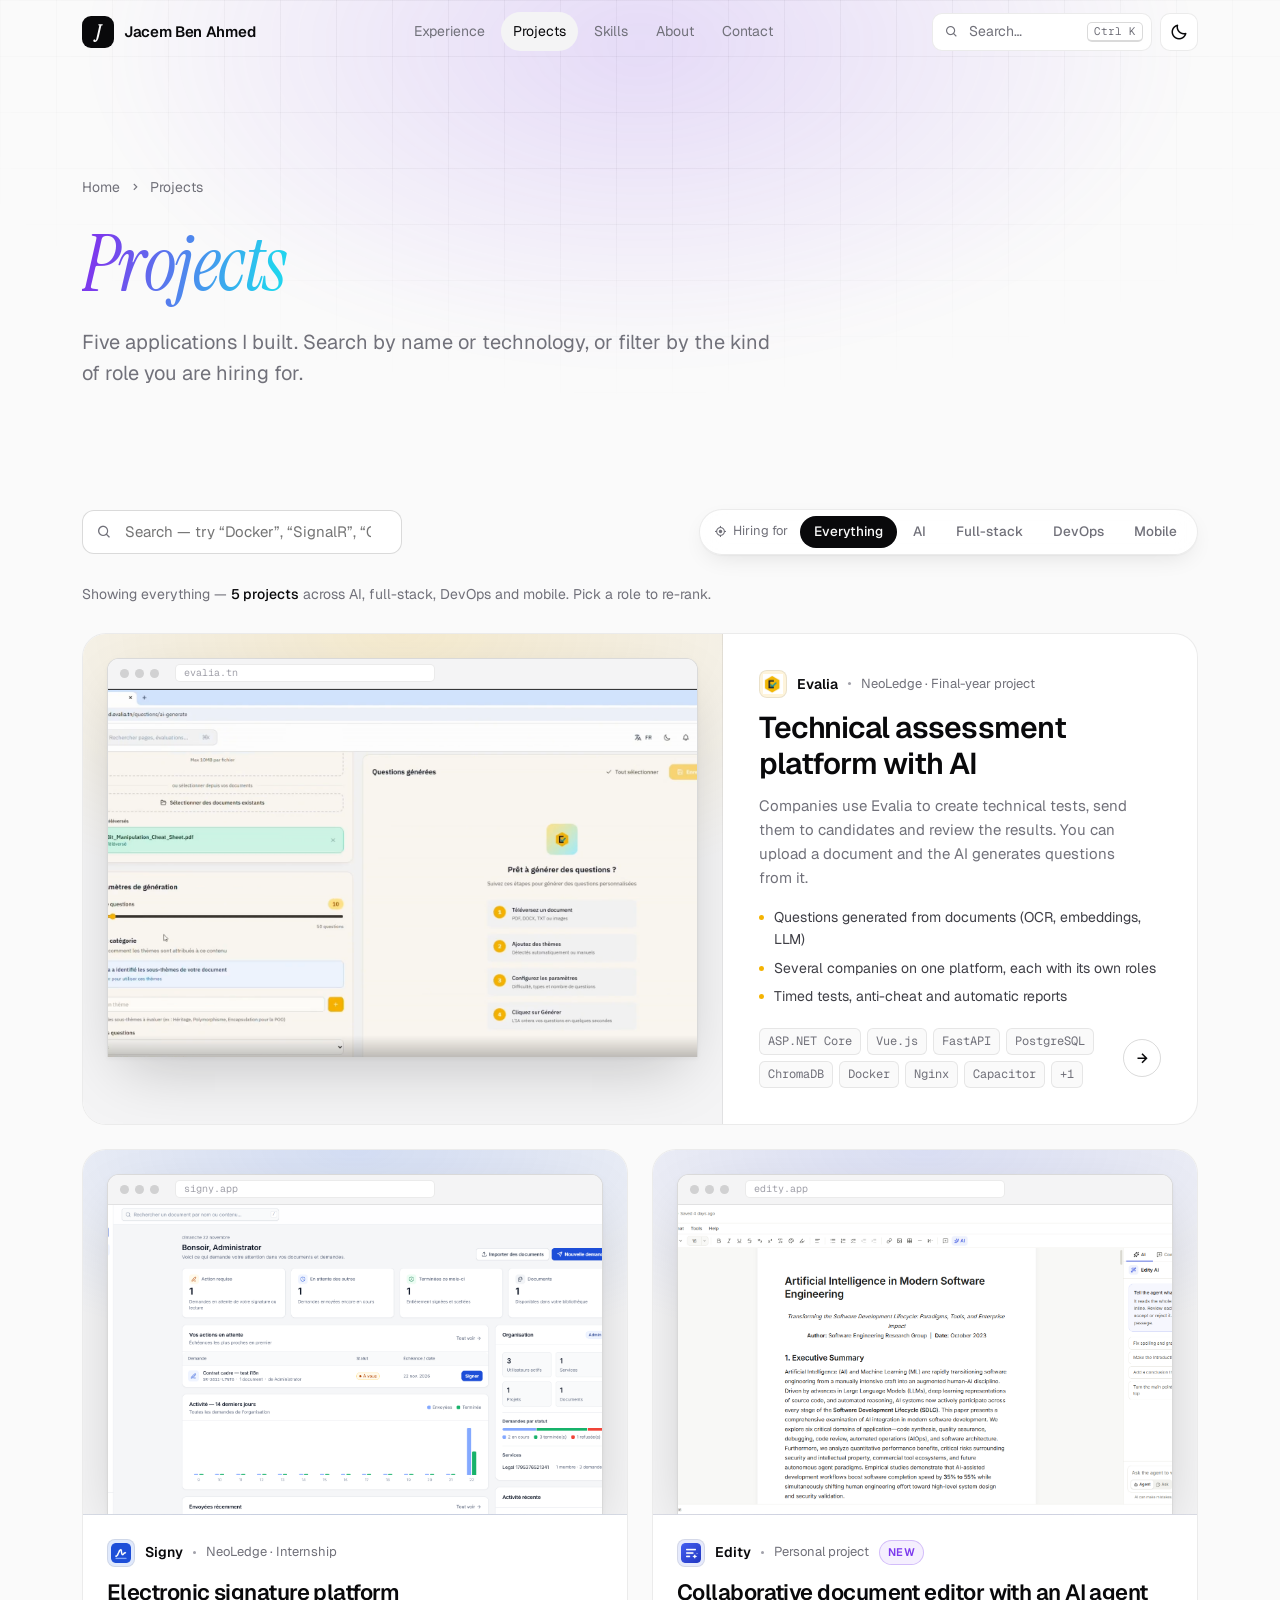
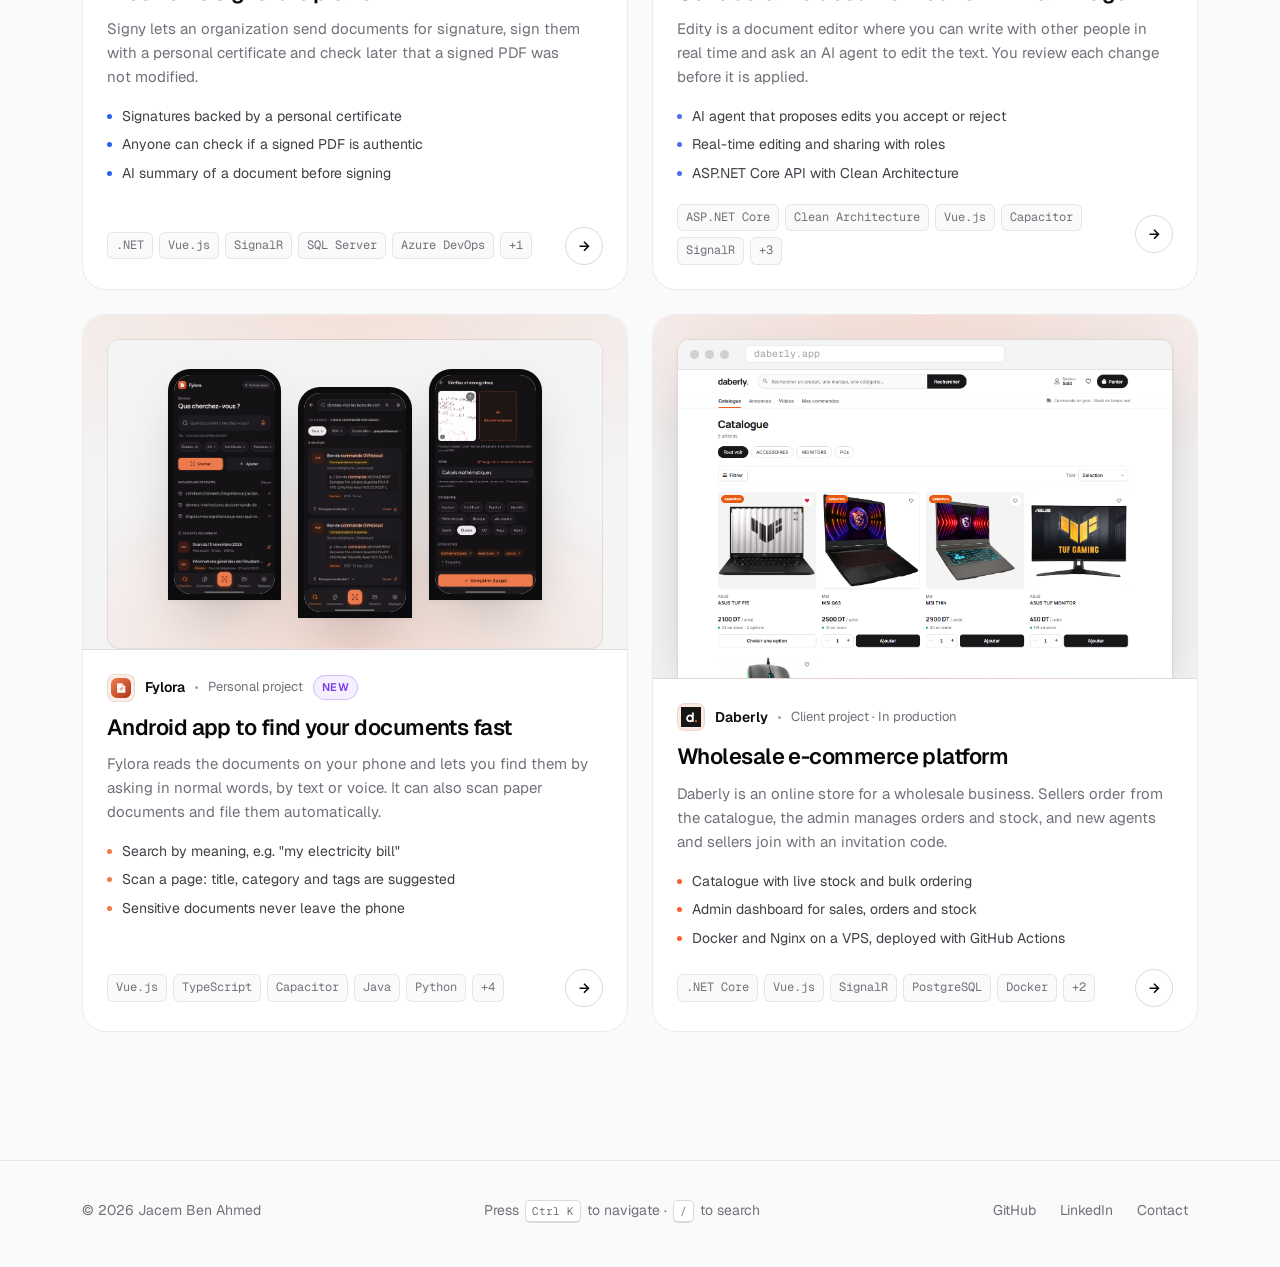
<file: projects.html>
<!DOCTYPE html>
<html lang="en">
    <head>
        <meta charset="UTF-8">
        <meta name="viewport" content="width=device-width, initial-scale=1.0">
        <title>Projects — Jacem Ben Ahmed</title>
        <meta name="description" content="Projects by Jacem Ben Ahmed: Evalia (assessments with AI), Signy (e-signature), Edity (AI document editor), Fylora (document search app) and Daberly (e-commerce).">
        <meta name="theme-color" content="#09090b">
        <link rel="icon" href="assets/img/favicon.svg" type="image/svg+xml">

        <script>
            (function () {
                var d = document.documentElement;
                d.classList.add('js');
                try {
                    var t = localStorage.getItem('portfolio-theme');
                    if (t !== 'light' && t !== 'dark') t = window.matchMedia('(prefers-color-scheme: dark)').matches ? 'dark' : 'light';
                    d.setAttribute('data-theme', t);
                    d.style.colorScheme = t;
                } catch (e) { d.setAttribute('data-theme', 'dark'); }
            }());
        </script>

        <link rel="preconnect" href="https://fonts.googleapis.com">
        <link rel="preconnect" href="https://fonts.gstatic.com" crossorigin>
        <link href="https://fonts.googleapis.com/css2?family=Geist:wght@300..700&family=Geist+Mono:wght@400;500&family=Instrument+Serif:ital@0;1&display=swap" rel="stylesheet">
        <link href="https://cdn.jsdelivr.net/npm/boxicons@2.1.4/css/boxicons.min.css" rel="stylesheet">
        <link rel="stylesheet" href="assets/css/site.css">
    </head>
    <body>
        <a class="skip-link" href="#main">Skip to content</a>
        <div class="scroll-progress" id="scroll-progress" aria-hidden="true"></div>

        <header class="topbar" id="topbar">
            <div class="wrap topbar__in">
                <a class="brand" href="index.html" aria-label="Jacem Ben Ahmed — home"><span class="brand__mark">J</span><span class="brand__name">Jacem Ben Ahmed</span></a>
                <nav class="topnav" id="topnav" aria-label="Primary">
                    <a href="index.html#experience">Experience</a>
                    <a href="index.html#work" class="is-active">Projects</a>
                    <a href="index.html#skills">Skills</a>
                    <a href="index.html#about">About</a>
                    <a href="index.html#contact">Contact</a>
                </nav>
                <div class="topbar__actions">
                    <button class="kbar-trigger" type="button" data-cmdk aria-label="Open command menu"><i class='bx bx-search'></i><span>Search…</span><kbd data-kbd-mod>Ctrl K</kbd></button>
                    <button class="icon-btn" id="theme-toggle" type="button" aria-label="Toggle theme"><i class='bx bx-moon'></i></button>
                    <button class="icon-btn topbar__menu" id="nav-toggle" type="button" aria-label="Open menu" aria-expanded="false" aria-controls="topnav"><i class='bx bx-menu'></i></button>
                </div>
            </div>
        </header>

        <main id="main" class="page">
            <section class="hero wrap" style="padding-bottom:0">
                <nav class="crumbs" aria-label="Breadcrumb"><a href="index.html">Home</a><i class='bx bx-chevron-right'></i><span>Projects</span></nav>
                <h1 class="hero__title" data-reveal><span class="serif">Projects</span></h1>
                <p class="hero__lead" data-reveal style="--d:.05s">Five applications I built. Search by name or technology, or filter by the kind of role you are hiring for.</p>
            </section>

            <section class="sec--tight wrap" id="work">
                <div class="toolbar">
                    <label class="search">
                        <i class='bx bx-search'></i>
                        <input id="project-search" type="search" placeholder="Search — try “Docker”, “SignalR”, “OCR”…" aria-label="Search projects" autocomplete="off">
                    </label>
                    <div class="lens" role="group" aria-label="Filter work by role" style="margin:0;position:static">
                        <span class="lens__label"><i class='bx bx-target-lock'></i> Hiring for</span>
                        <div class="seg" id="lens-seg"></div>
                    </div>
                </div>
                <p class="lens-note" id="lens-note" aria-live="polite" style="margin-top:0"></p>

                <div class="work-grid" id="all-grid"></div>
                <div class="empty" id="empty">No project matches that search.</div>
            </section>
        </main>

        <footer class="site-footer">
            <div class="wrap site-footer__in">
                <span>© <span id="year">2026</span> Jacem Ben Ahmed</span>
                <span>Press <kbd data-kbd-mod>Ctrl K</kbd> to navigate · <kbd>/</kbd> to search</span>
                <nav aria-label="Footer">
                    <a href="https://github.com/JacemBenAhmed" target="_blank" rel="noopener noreferrer">GitHub</a>
                    <a href="https://www.linkedin.com/in/jacem-ben-ahmed" target="_blank" rel="noopener noreferrer">LinkedIn</a>
                    <a href="index.html#contact">Contact</a>
                </nav>
            </div>
        </footer>

        <script src="assets/js/data.js"></script>
        <script src="assets/js/main.js"></script>
    </body>
</html>
</file>
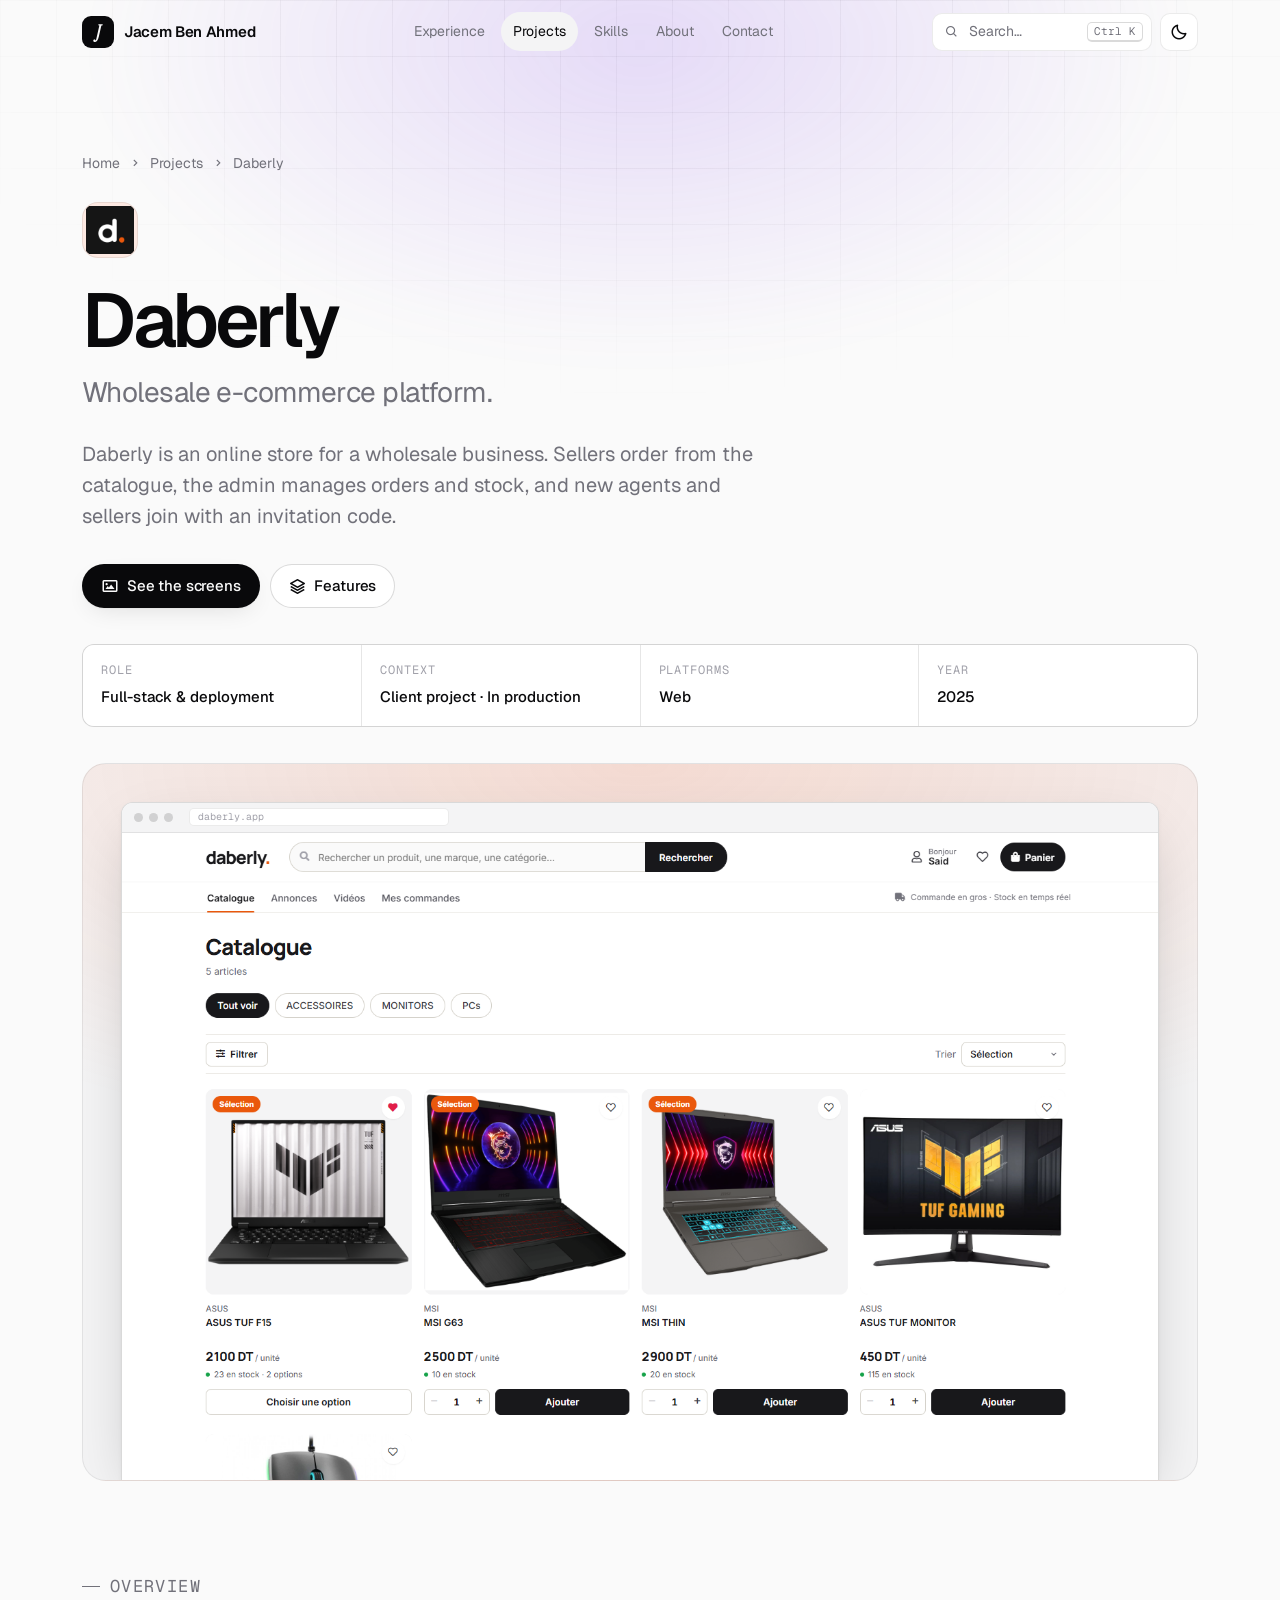
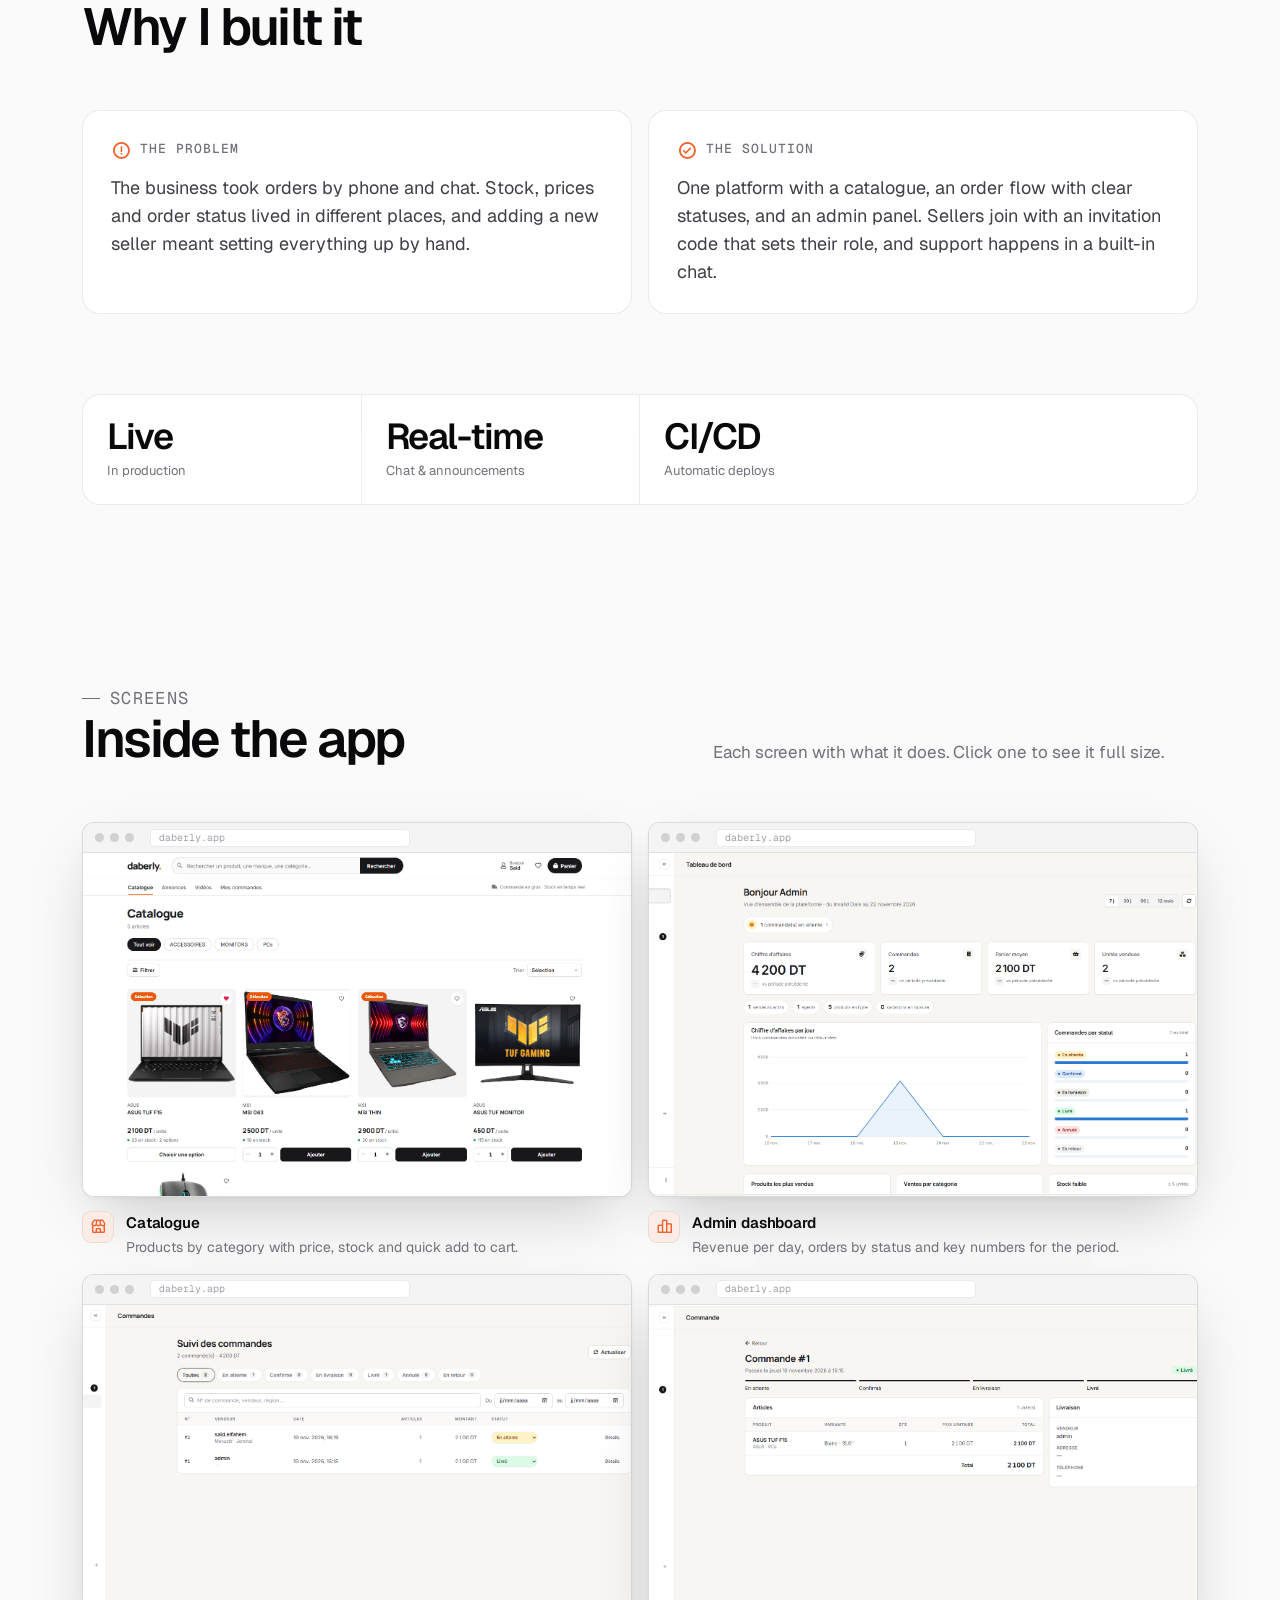
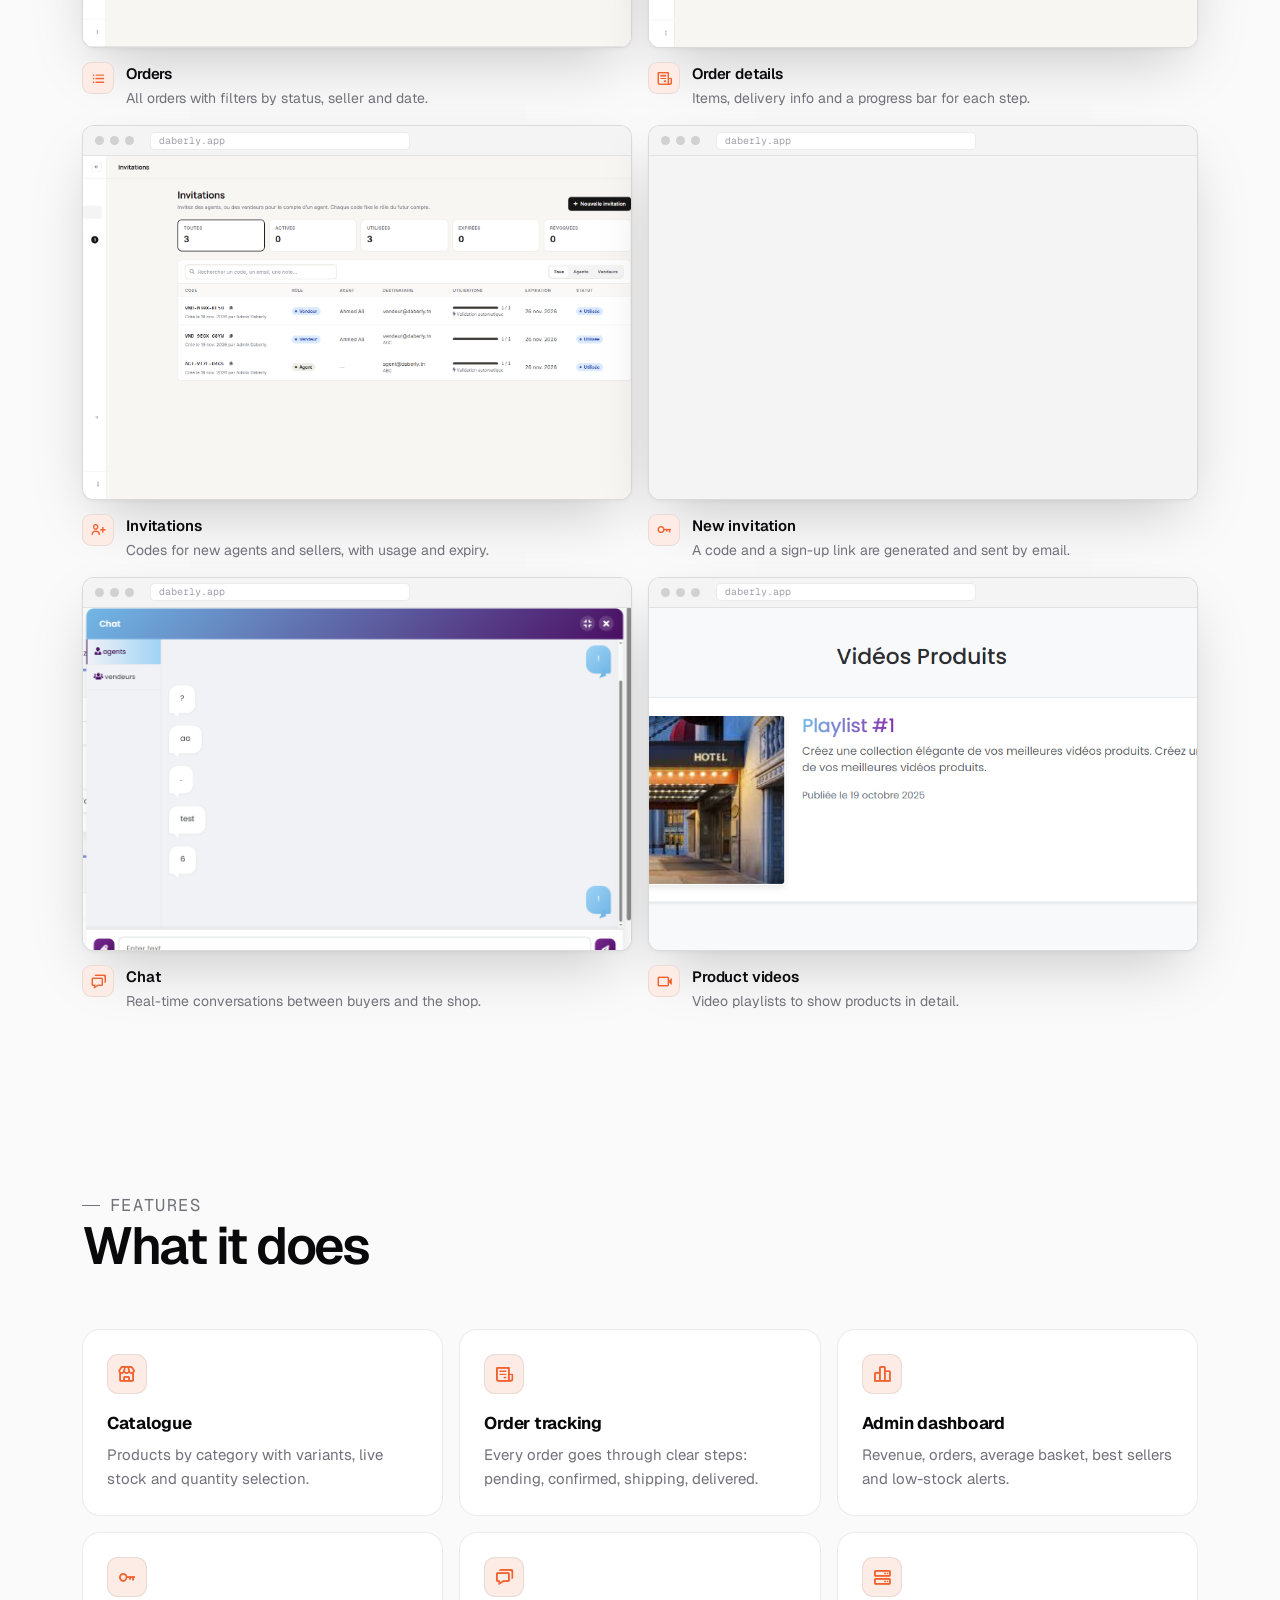
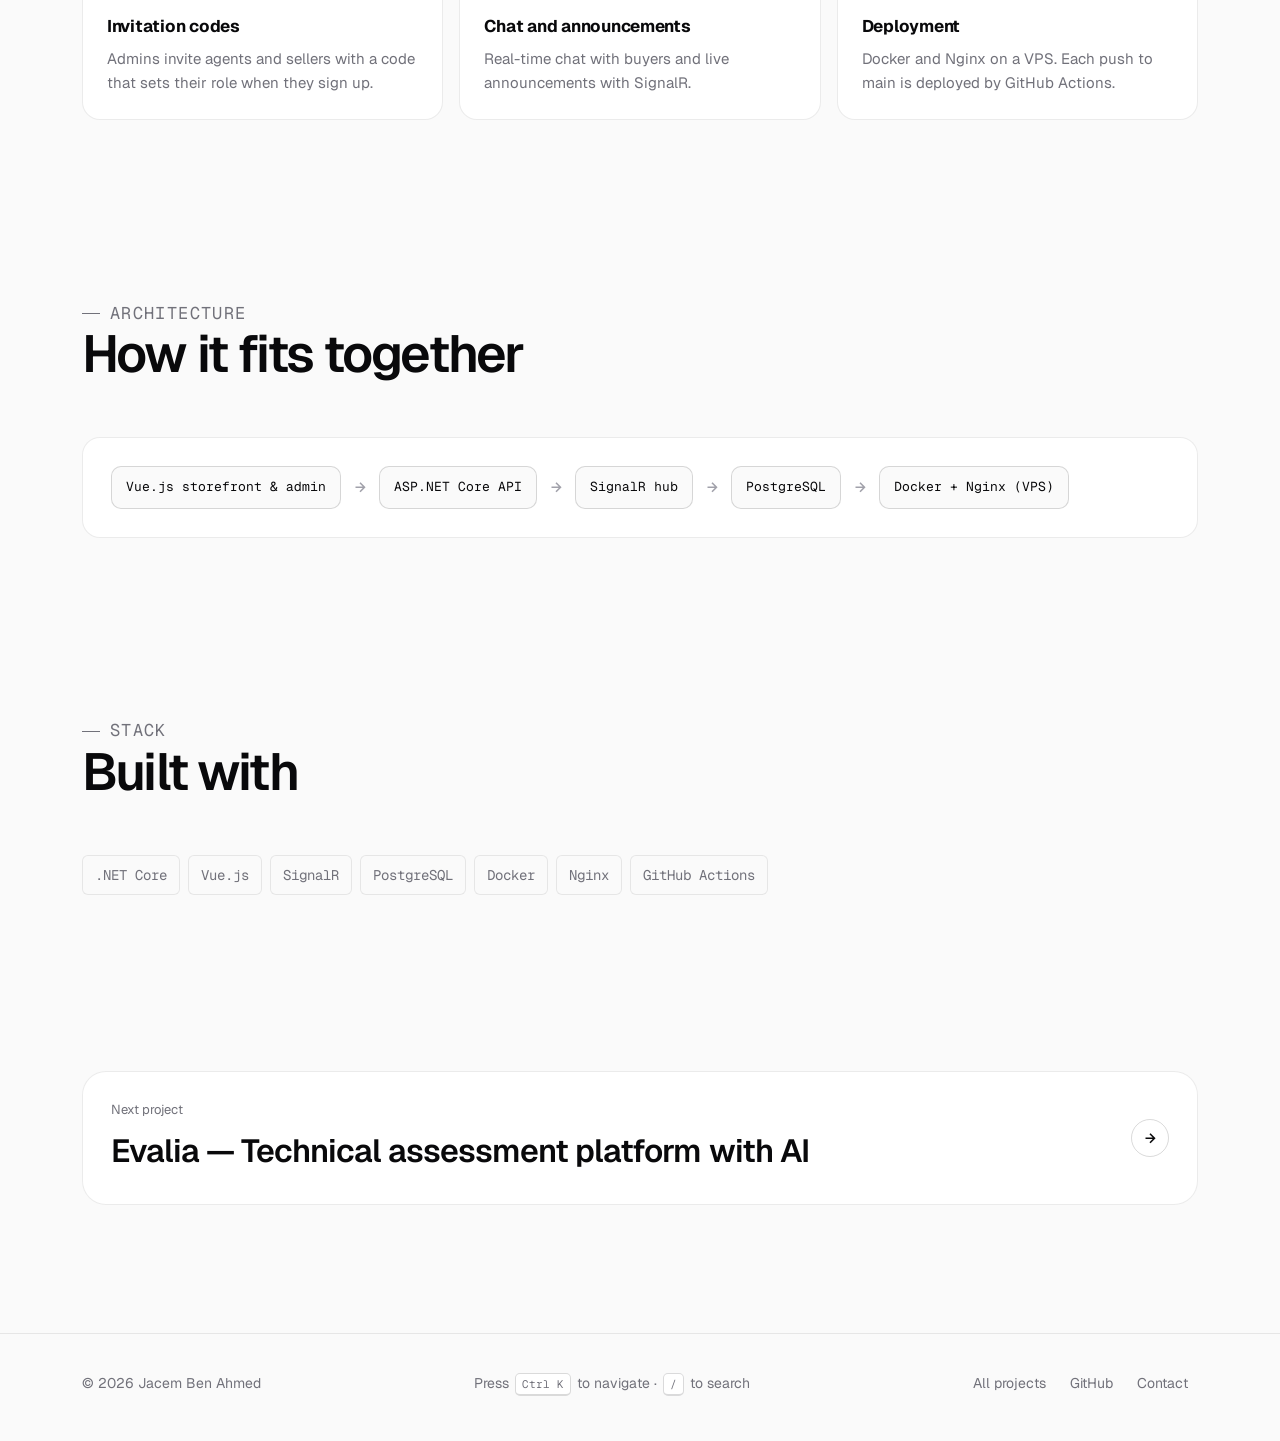
<file: projects/daberly.html>
<!DOCTYPE html>
<html lang="en">
    <head>
        <meta charset="UTF-8">
        <meta name="viewport" content="width=device-width, initial-scale=1.0">
        <title>Daberly — Wholesale e-commerce platform | Jacem Ben Ahmed</title>
        <meta name="description" content="Daberly: a wholesale e-commerce platform in production, with a catalogue, order tracking, an admin dashboard, invitation codes and real-time chat. Built with .NET, Vue.js, SignalR, Docker and GitHub Actions.">
        <meta name="theme-color" content="#09090b">
        <link rel="icon" href="../assets/img/favicon.svg" type="image/svg+xml">

        <script>
            (function () {
                var d = document.documentElement;
                d.classList.add('js');
                try {
                    var t = localStorage.getItem('portfolio-theme');
                    if (t !== 'light' && t !== 'dark') t = window.matchMedia('(prefers-color-scheme: dark)').matches ? 'dark' : 'light';
                    d.setAttribute('data-theme', t);
                    d.style.colorScheme = t;
                } catch (e) { d.setAttribute('data-theme', 'dark'); }
            }());
        </script>

        <link rel="preconnect" href="https://fonts.googleapis.com">
        <link rel="preconnect" href="https://fonts.gstatic.com" crossorigin>
        <link href="https://fonts.googleapis.com/css2?family=Geist:wght@300..700&family=Geist+Mono:wght@400;500&family=Instrument+Serif:ital@0;1&display=swap" rel="stylesheet">
        <link href="https://cdn.jsdelivr.net/npm/boxicons@2.1.4/css/boxicons.min.css" rel="stylesheet">
        <link rel="stylesheet" href="../assets/css/site.css">
    </head>
    <body>
        <div class="scroll-progress" id="scroll-progress" aria-hidden="true"></div>
        <a class="skip-link" href="#main">Skip to content</a>
        <header class="topbar" id="topbar">
            <div class="wrap topbar__in">
                <a class="brand" href="../index.html" aria-label="Jacem Ben Ahmed — home"><span class="brand__mark">J</span><span class="brand__name">Jacem Ben Ahmed</span></a>
                <nav class="topnav" id="topnav" aria-label="Primary">
                    <a href="../index.html#experience">Experience</a>
                    <a href="../projects.html" class="is-active">Projects</a>
                    <a href="../index.html#skills">Skills</a>
                    <a href="../index.html#about">About</a>
                    <a href="../index.html#contact">Contact</a>
                </nav>
                <div class="topbar__actions">
                    <button class="kbar-trigger" type="button" data-cmdk aria-label="Open command menu"><i class='bx bx-search'></i><span>Search…</span><kbd data-kbd-mod>Ctrl K</kbd></button>
                    <button class="icon-btn" id="theme-toggle" type="button" aria-label="Toggle theme"><i class='bx bx-moon'></i></button>
                    <button class="icon-btn topbar__menu" id="nav-toggle" type="button" aria-label="Open menu" aria-expanded="false" aria-controls="topnav"><i class='bx bx-menu'></i></button>
                </div>
            </div>
        </header>

        <!-- Content is generated from assets/js/data.js (project id: "daberly").
             Edit the text, add screenshots (gallery) and the logo there. -->
        <main id="main" class="page">
            <div id="case" data-project="daberly">
                <noscript><div class="wrap" style="padding:80px 0"><h1>Daberly — Wholesale e-commerce platform</h1><p>Daberly: a wholesale e-commerce platform in production, with a catalogue, order tracking, an admin dashboard, invitation codes and real-time chat. Built with .NET, Vue.js, SignalR, Docker and GitHub Actions.</p></div></noscript>
            </div>
        </main>

        <footer class="site-footer">
            <div class="wrap site-footer__in">
                <span>© <span id="year">2026</span> Jacem Ben Ahmed</span>
                <span>Press <kbd data-kbd-mod>Ctrl K</kbd> to navigate · <kbd>/</kbd> to search</span>
                <nav aria-label="Footer">
                    <a href="../projects.html">All projects</a>
                    <a href="https://github.com/JacemBenAhmed" target="_blank" rel="noopener noreferrer">GitHub</a>
                    <a href="../index.html#contact">Contact</a>
                </nav>
            </div>
        </footer>

        <script src="../assets/js/data.js"></script>
        <script src="../assets/js/main.js"></script>
    </body>
</html>
</file>
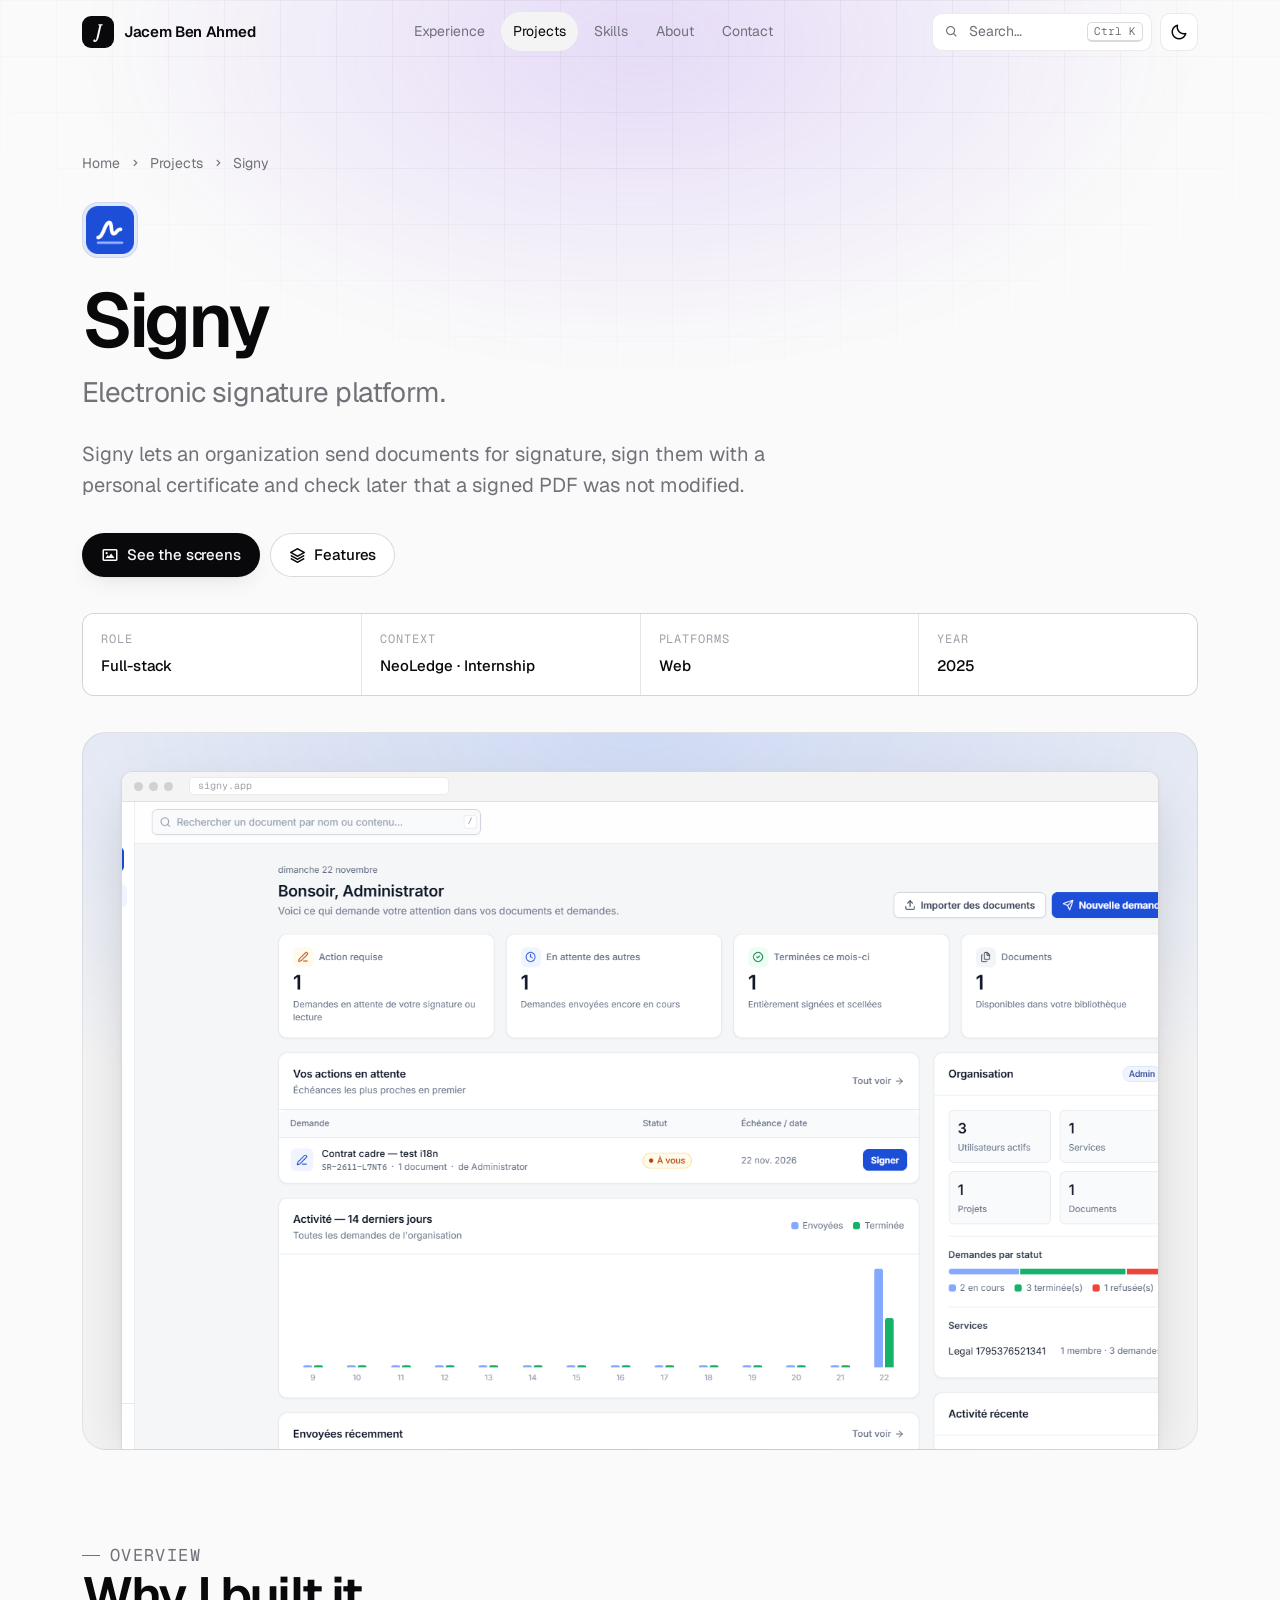
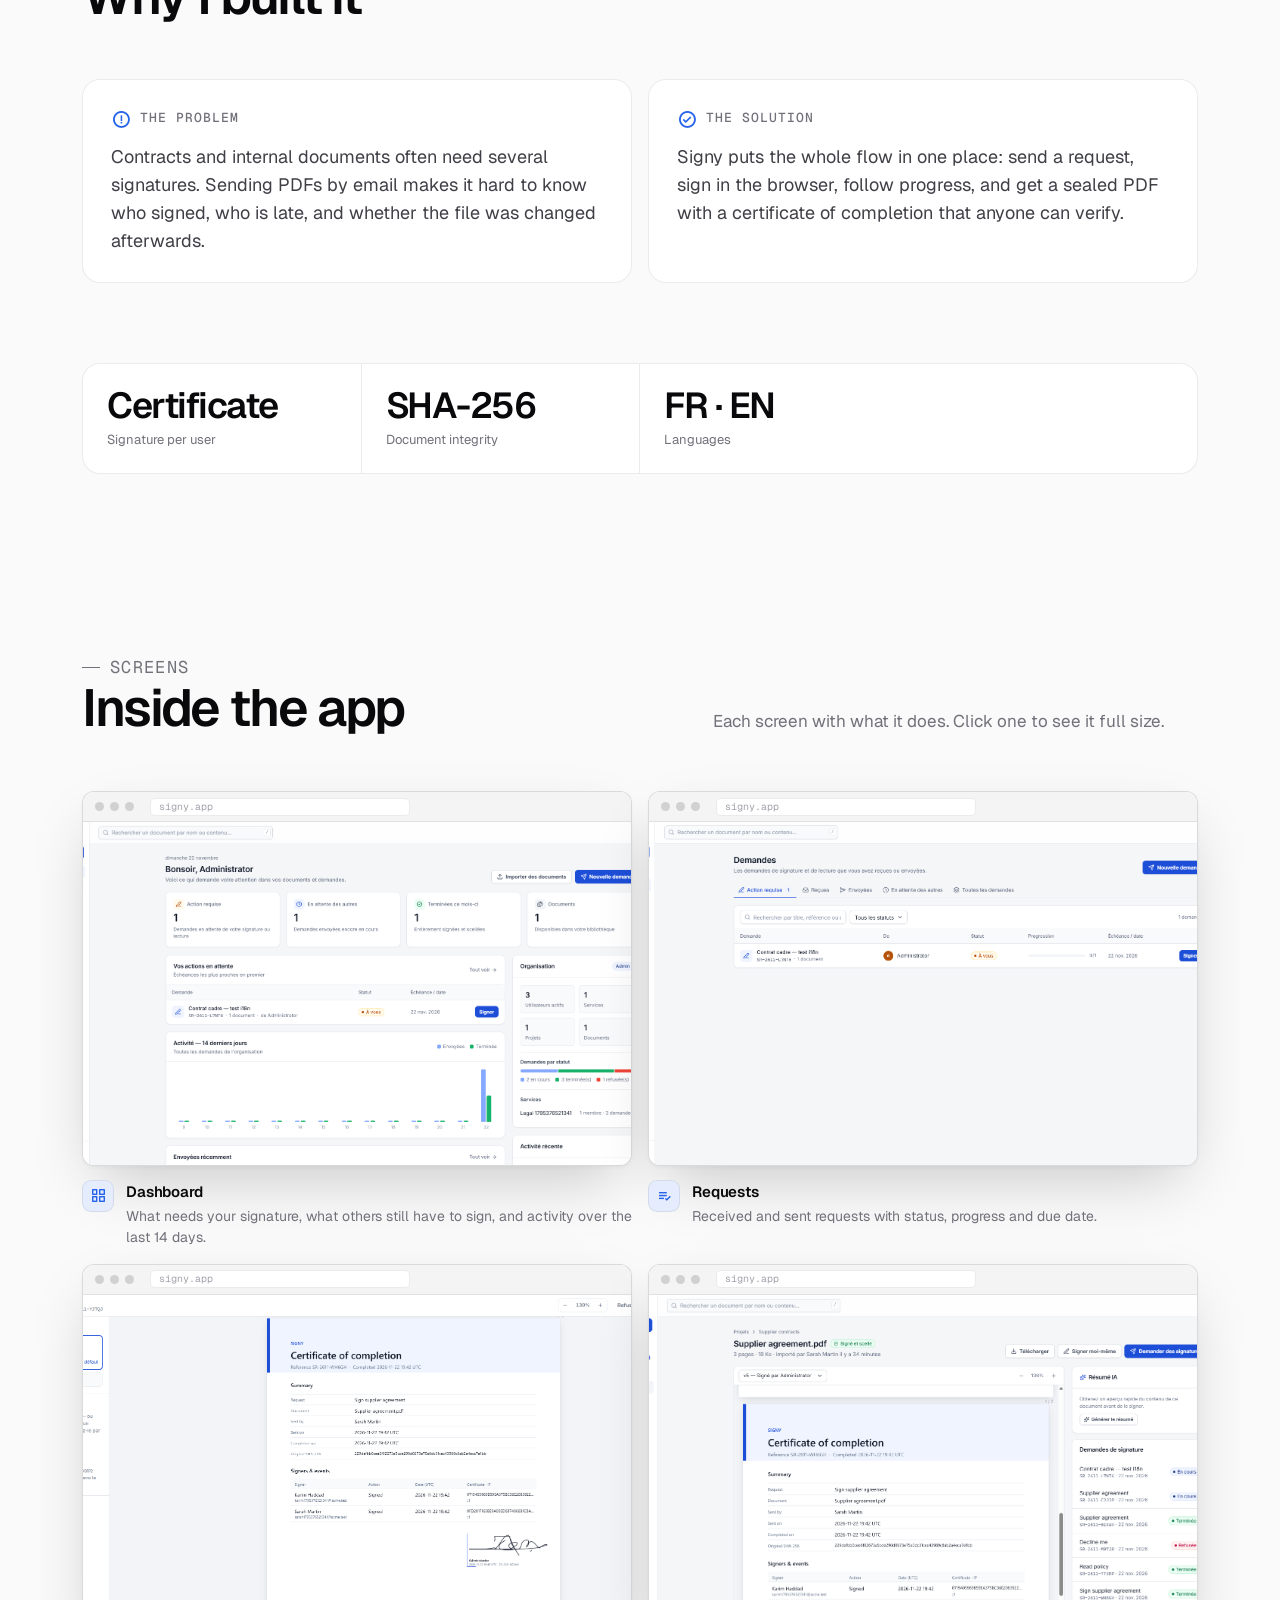
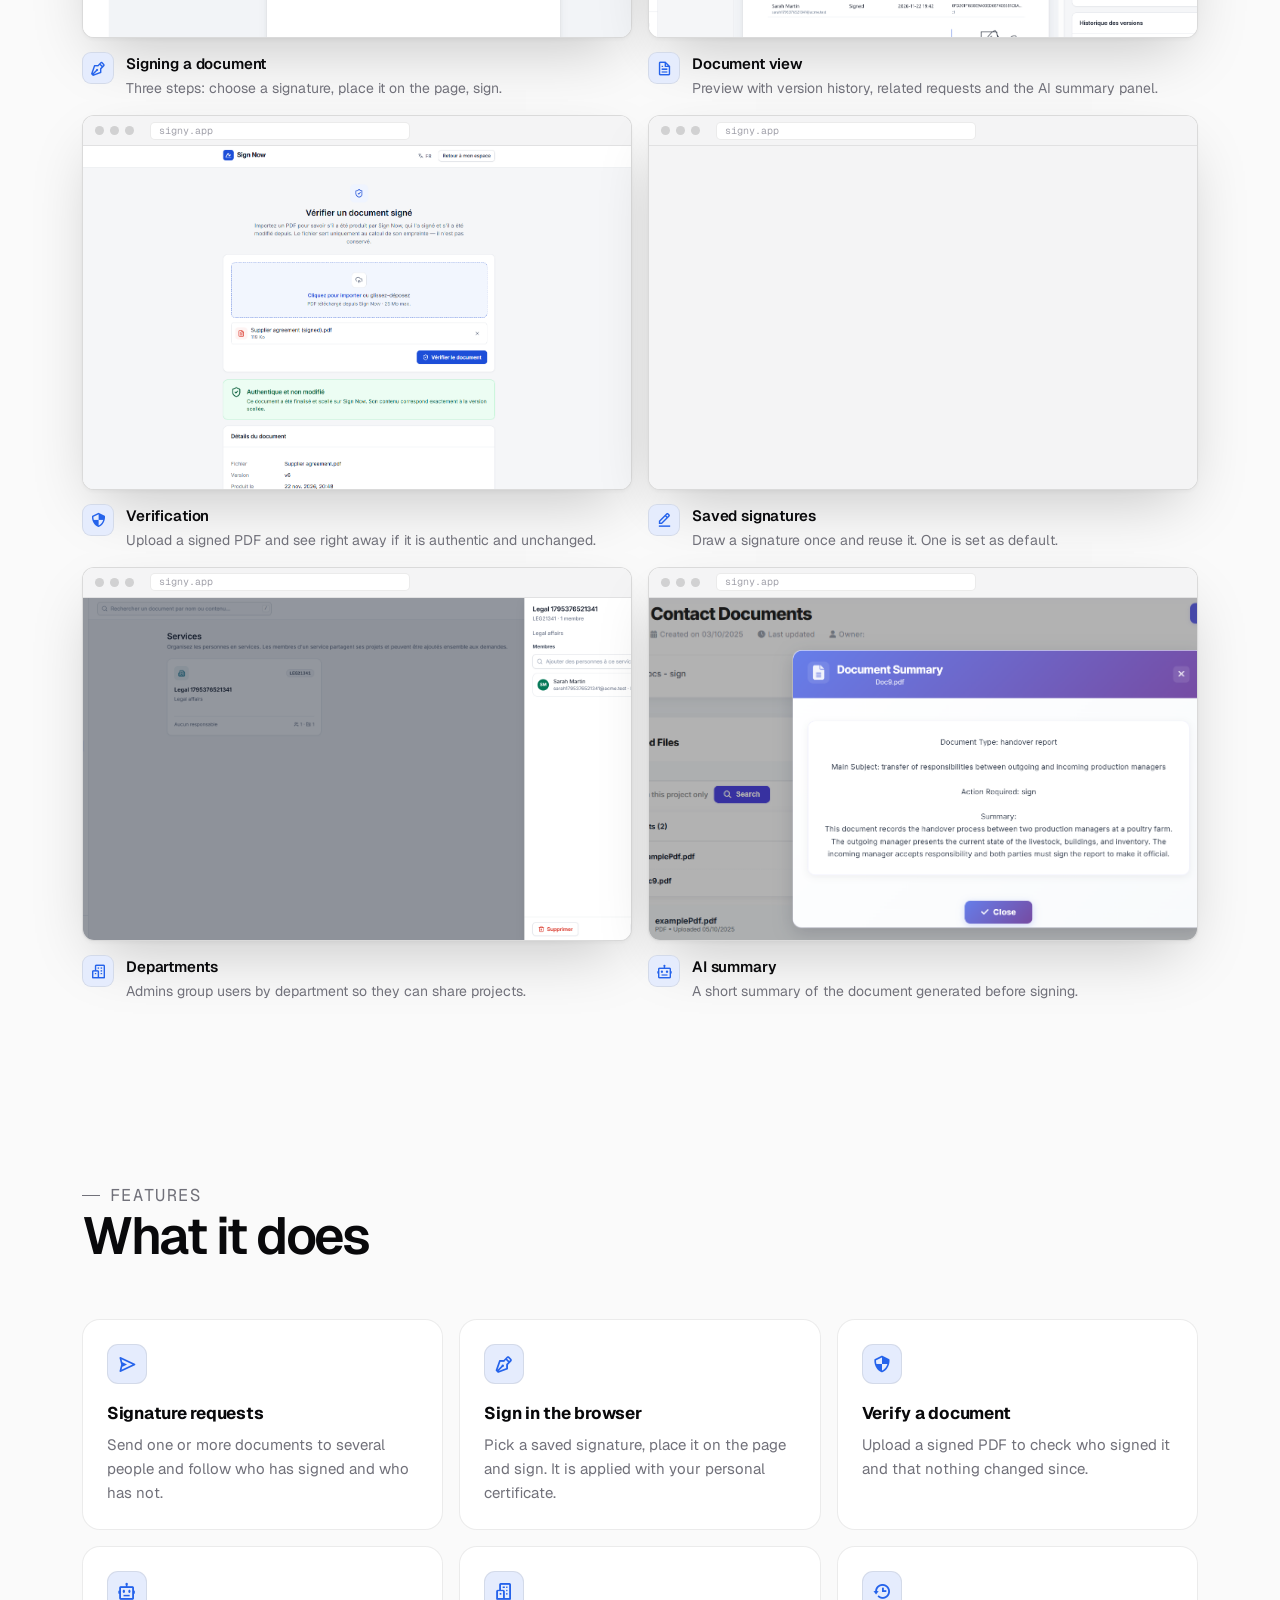
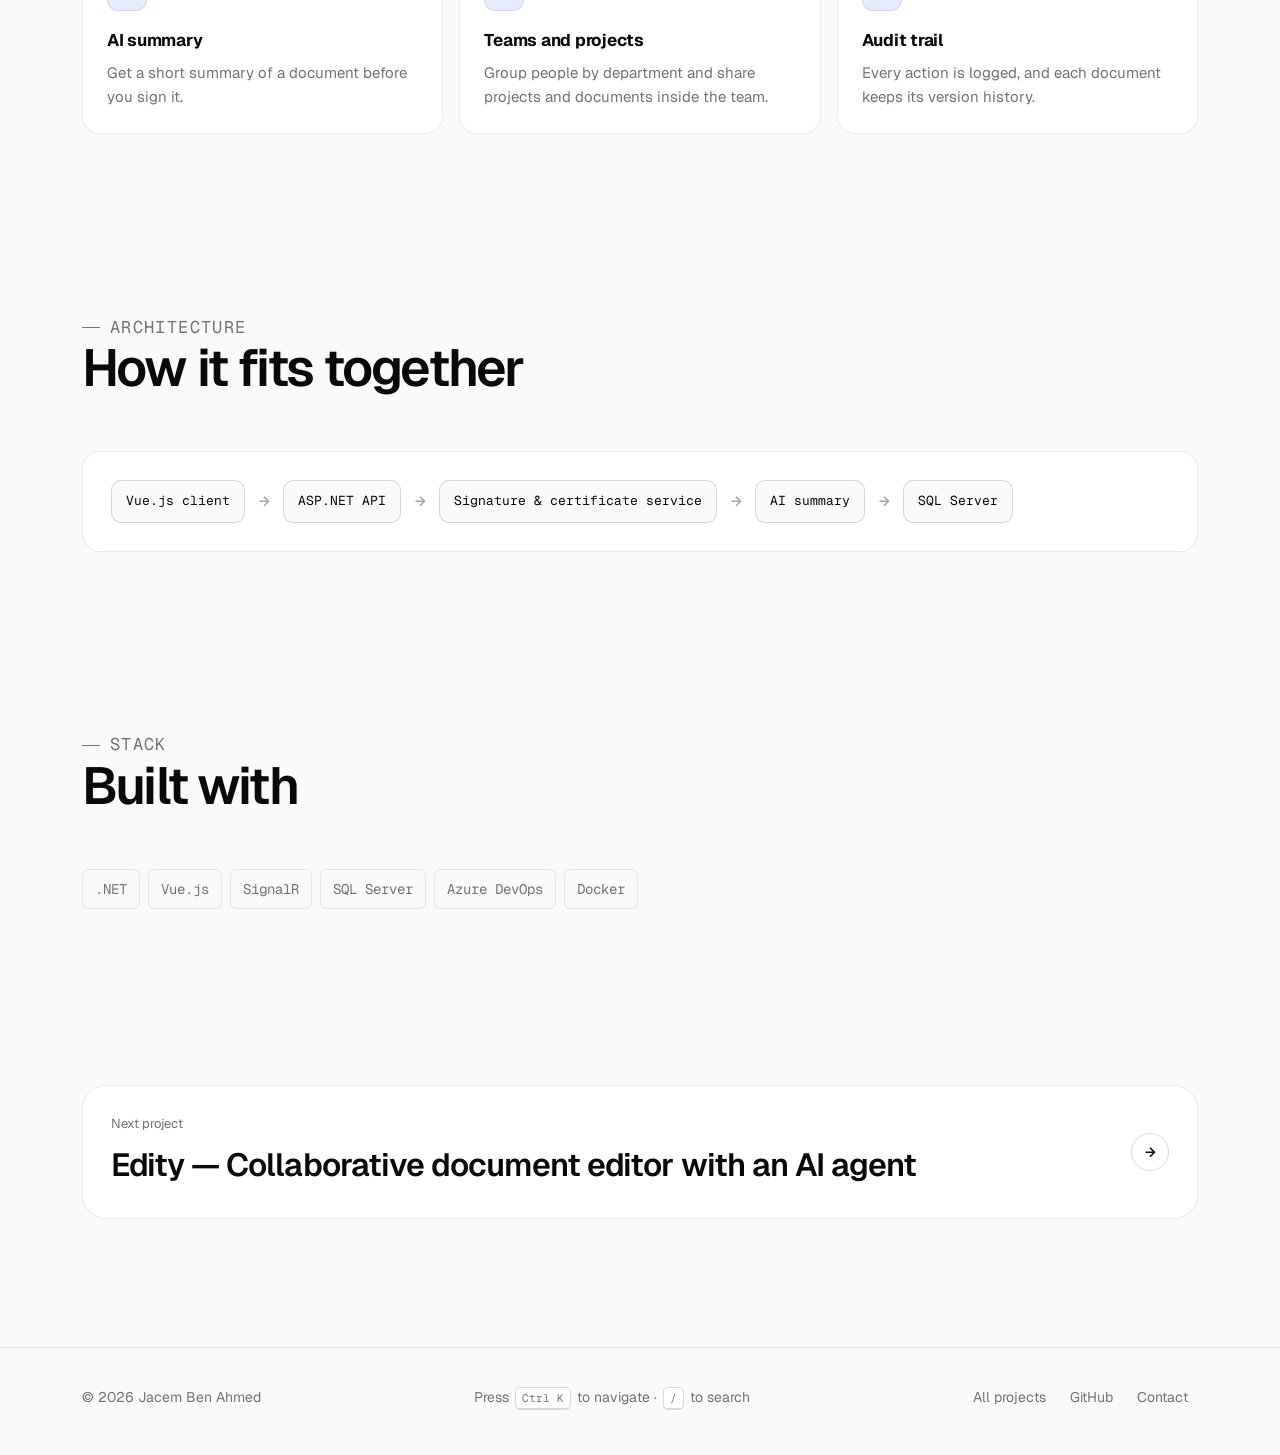
<file: projects/digital-signature.html>
<!DOCTYPE html>
<html lang="en">
    <head>
        <meta charset="UTF-8">
        <meta name="viewport" content="width=device-width, initial-scale=1.0">
        <title>Signy — Electronic signature platform | Jacem Ben Ahmed</title>
        <meta name="description" content="Signy: an electronic signature platform with certificate-based signatures, document verification, AI summaries and audit trail. Built with .NET, Vue.js and SignalR.">
        <meta name="theme-color" content="#09090b">
        <link rel="icon" href="../assets/img/favicon.svg" type="image/svg+xml">

        <script>
            (function () {
                var d = document.documentElement;
                d.classList.add('js');
                try {
                    var t = localStorage.getItem('portfolio-theme');
                    if (t !== 'light' && t !== 'dark') t = window.matchMedia('(prefers-color-scheme: dark)').matches ? 'dark' : 'light';
                    d.setAttribute('data-theme', t);
                    d.style.colorScheme = t;
                } catch (e) { d.setAttribute('data-theme', 'dark'); }
            }());
        </script>

        <link rel="preconnect" href="https://fonts.googleapis.com">
        <link rel="preconnect" href="https://fonts.gstatic.com" crossorigin>
        <link href="https://fonts.googleapis.com/css2?family=Geist:wght@300..700&family=Geist+Mono:wght@400;500&family=Instrument+Serif:ital@0;1&display=swap" rel="stylesheet">
        <link href="https://cdn.jsdelivr.net/npm/boxicons@2.1.4/css/boxicons.min.css" rel="stylesheet">
        <link rel="stylesheet" href="../assets/css/site.css">
    </head>
    <body>
        <div class="scroll-progress" id="scroll-progress" aria-hidden="true"></div>
        <a class="skip-link" href="#main">Skip to content</a>
        <header class="topbar" id="topbar">
            <div class="wrap topbar__in">
                <a class="brand" href="../index.html" aria-label="Jacem Ben Ahmed — home"><span class="brand__mark">J</span><span class="brand__name">Jacem Ben Ahmed</span></a>
                <nav class="topnav" id="topnav" aria-label="Primary">
                    <a href="../index.html#experience">Experience</a>
                    <a href="../projects.html" class="is-active">Projects</a>
                    <a href="../index.html#skills">Skills</a>
                    <a href="../index.html#about">About</a>
                    <a href="../index.html#contact">Contact</a>
                </nav>
                <div class="topbar__actions">
                    <button class="kbar-trigger" type="button" data-cmdk aria-label="Open command menu"><i class='bx bx-search'></i><span>Search…</span><kbd data-kbd-mod>Ctrl K</kbd></button>
                    <button class="icon-btn" id="theme-toggle" type="button" aria-label="Toggle theme"><i class='bx bx-moon'></i></button>
                    <button class="icon-btn topbar__menu" id="nav-toggle" type="button" aria-label="Open menu" aria-expanded="false" aria-controls="topnav"><i class='bx bx-menu'></i></button>
                </div>
            </div>
        </header>

        <!-- Content is generated from assets/js/data.js (project id: "signy").
             Edit the text, add screenshots (gallery) and the logo there. -->
        <main id="main" class="page">
            <div id="case" data-project="signy">
                <noscript><div class="wrap" style="padding:80px 0"><h1>Signy — Electronic signature platform</h1><p>Signy: an electronic signature platform with certificate-based signatures, document verification, AI summaries and audit trail. Built with .NET, Vue.js and SignalR.</p></div></noscript>
            </div>
        </main>

        <footer class="site-footer">
            <div class="wrap site-footer__in">
                <span>© <span id="year">2026</span> Jacem Ben Ahmed</span>
                <span>Press <kbd data-kbd-mod>Ctrl K</kbd> to navigate · <kbd>/</kbd> to search</span>
                <nav aria-label="Footer">
                    <a href="../projects.html">All projects</a>
                    <a href="https://github.com/JacemBenAhmed" target="_blank" rel="noopener noreferrer">GitHub</a>
                    <a href="../index.html#contact">Contact</a>
                </nav>
            </div>
        </footer>

        <script src="../assets/js/data.js"></script>
        <script src="../assets/js/main.js"></script>
    </body>
</html>
</file>
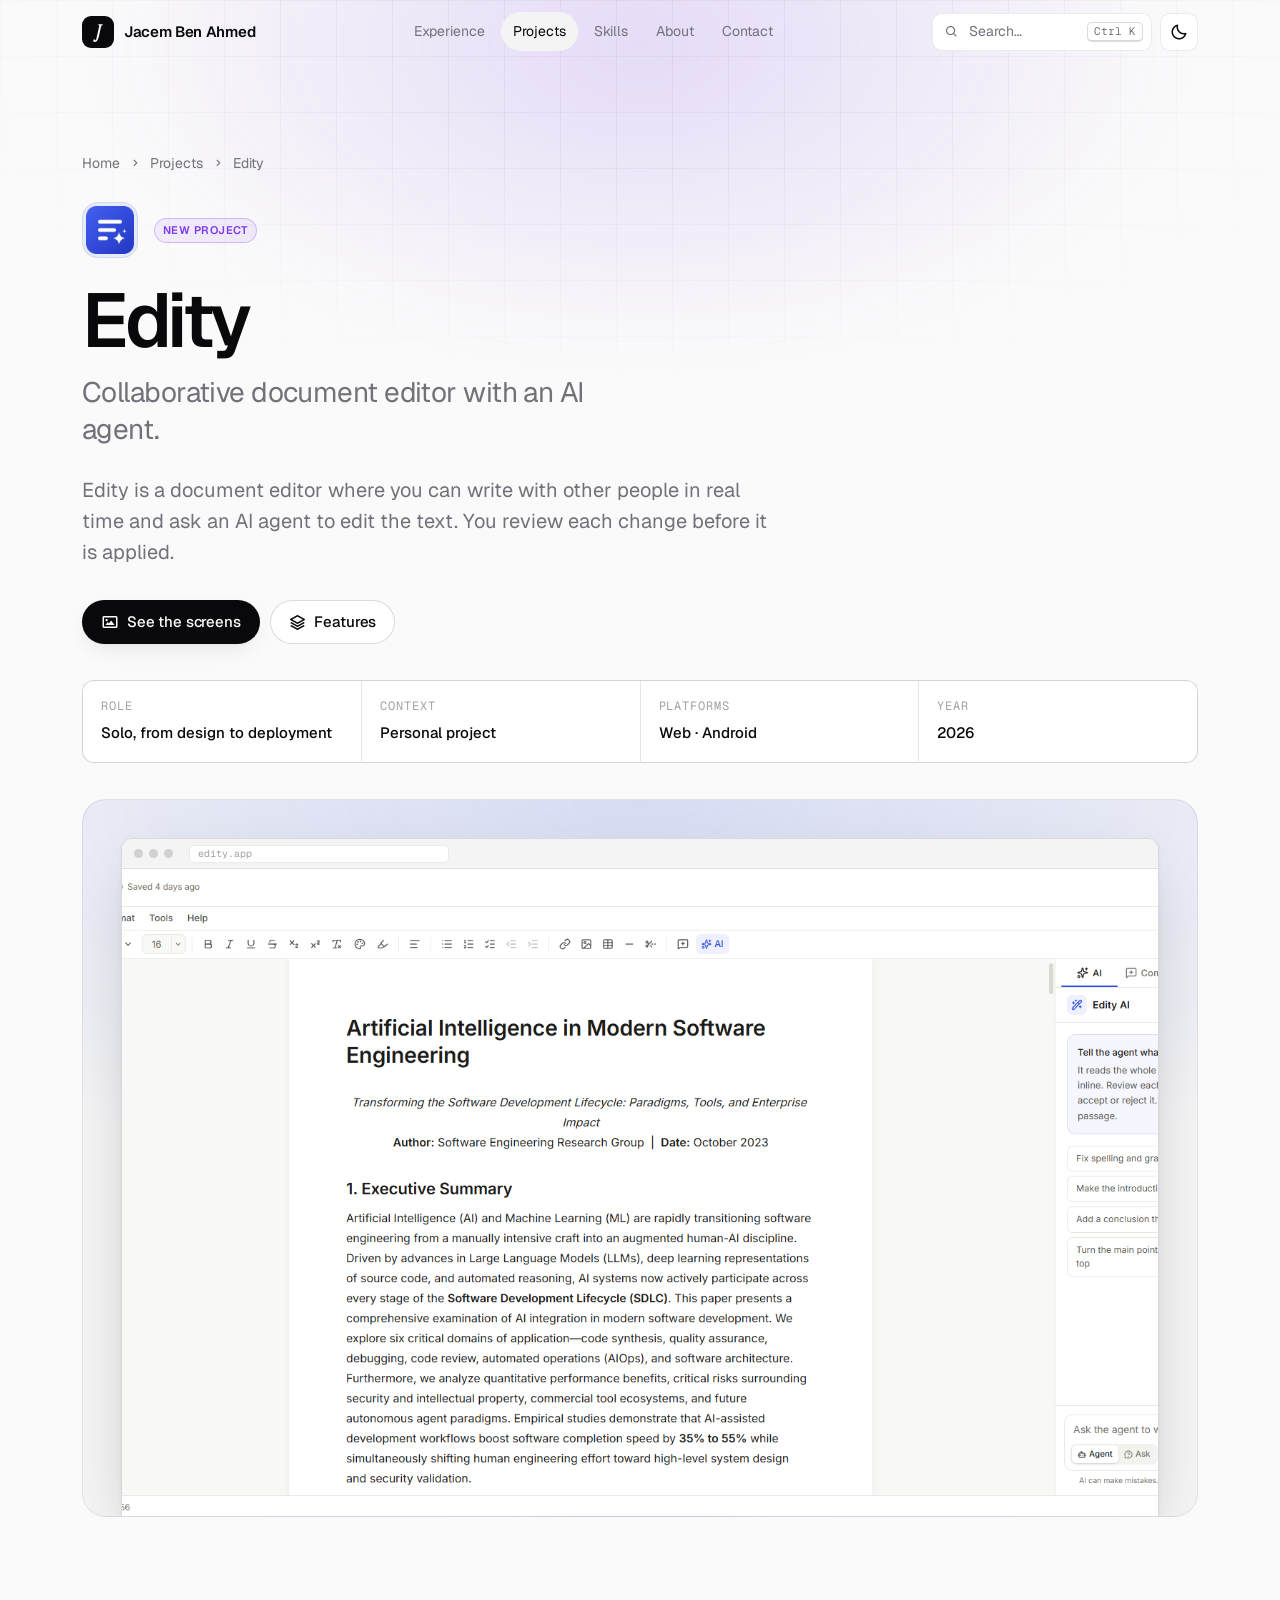
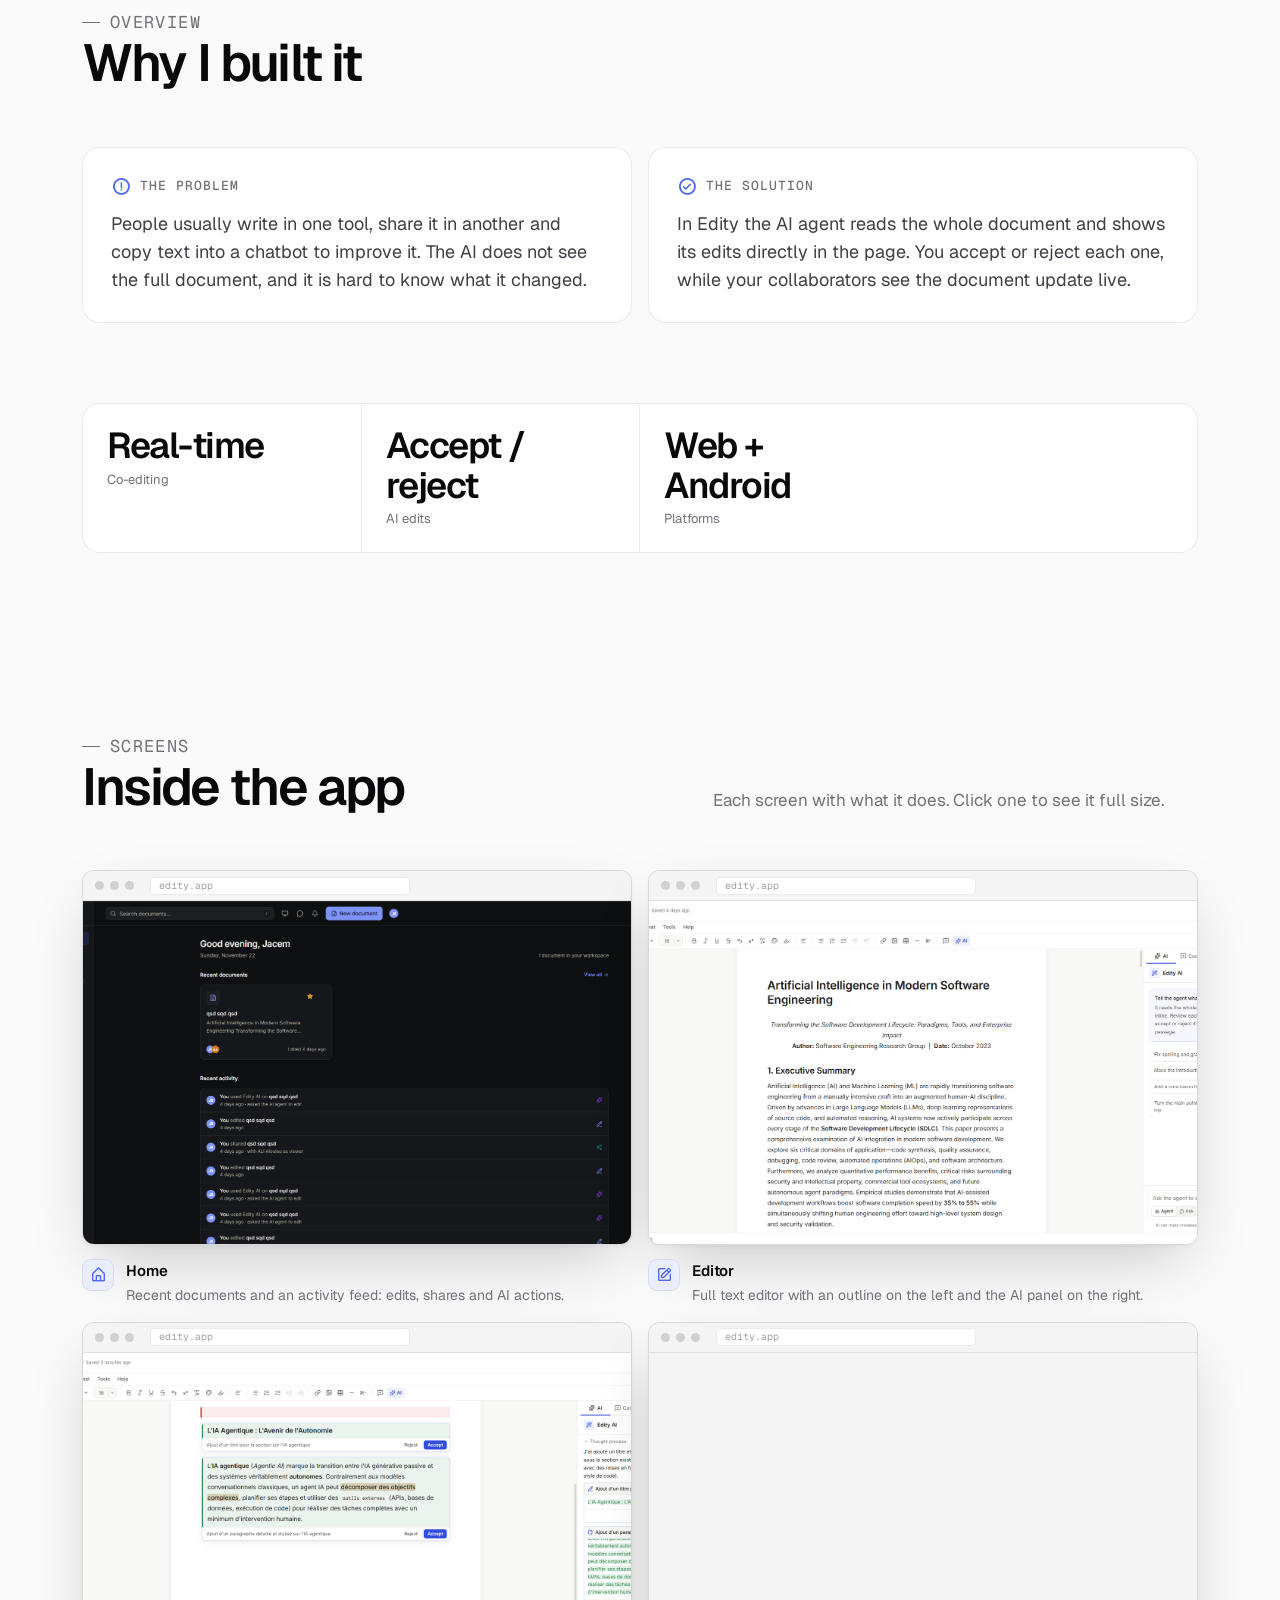
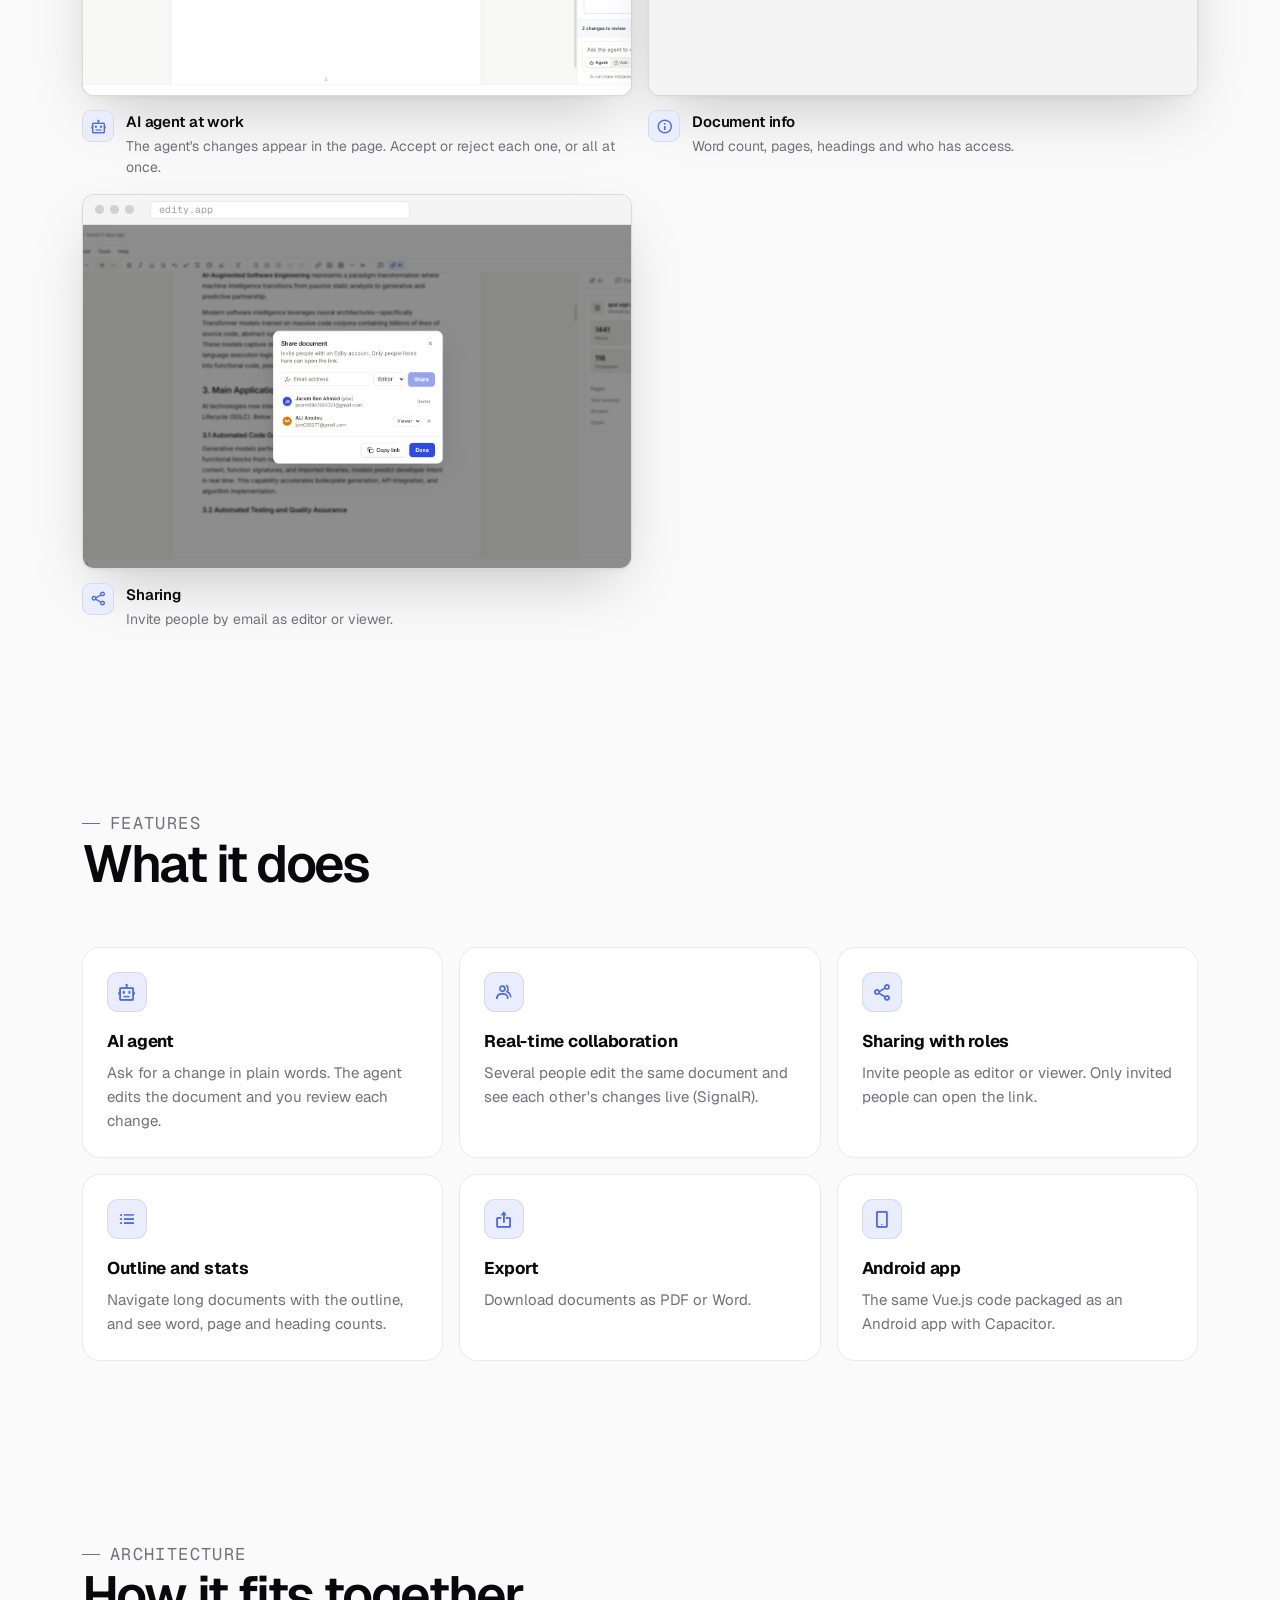
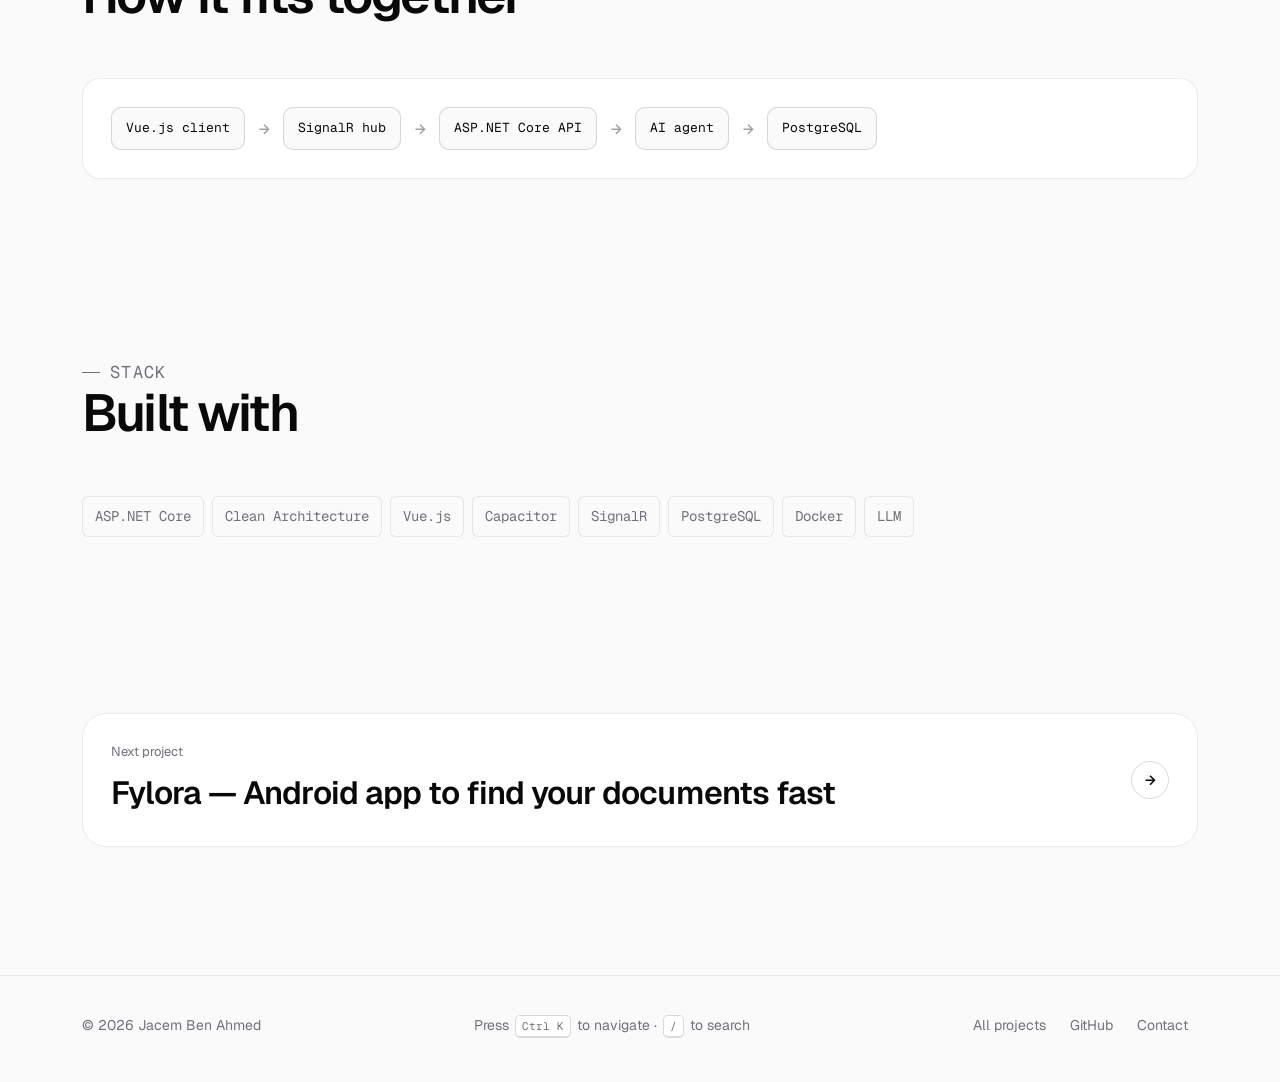
<file: projects/edity.html>
<!DOCTYPE html>
<html lang="en">
    <head>
        <meta charset="UTF-8">
        <meta name="viewport" content="width=device-width, initial-scale=1.0">
        <title>Edity — Collaborative document editor with an AI agent | Jacem Ben Ahmed</title>
        <meta name="description" content="Edity: a real-time collaborative document editor with an AI agent that proposes edits you accept or reject. Built with ASP.NET Core (Clean Architecture), Vue.js, SignalR and Capacitor.">
        <meta name="theme-color" content="#09090b">
        <link rel="icon" href="../assets/img/favicon.svg" type="image/svg+xml">

        <script>
            (function () {
                var d = document.documentElement;
                d.classList.add('js');
                try {
                    var t = localStorage.getItem('portfolio-theme');
                    if (t !== 'light' && t !== 'dark') t = window.matchMedia('(prefers-color-scheme: dark)').matches ? 'dark' : 'light';
                    d.setAttribute('data-theme', t);
                    d.style.colorScheme = t;
                } catch (e) { d.setAttribute('data-theme', 'dark'); }
            }());
        </script>

        <link rel="preconnect" href="https://fonts.googleapis.com">
        <link rel="preconnect" href="https://fonts.gstatic.com" crossorigin>
        <link href="https://fonts.googleapis.com/css2?family=Geist:wght@300..700&family=Geist+Mono:wght@400;500&family=Instrument+Serif:ital@0;1&display=swap" rel="stylesheet">
        <link href="https://cdn.jsdelivr.net/npm/boxicons@2.1.4/css/boxicons.min.css" rel="stylesheet">
        <link rel="stylesheet" href="../assets/css/site.css">
    </head>
    <body>
        <div class="scroll-progress" id="scroll-progress" aria-hidden="true"></div>
        <a class="skip-link" href="#main">Skip to content</a>
        <header class="topbar" id="topbar">
            <div class="wrap topbar__in">
                <a class="brand" href="../index.html" aria-label="Jacem Ben Ahmed — home"><span class="brand__mark">J</span><span class="brand__name">Jacem Ben Ahmed</span></a>
                <nav class="topnav" id="topnav" aria-label="Primary">
                    <a href="../index.html#experience">Experience</a>
                    <a href="../projects.html" class="is-active">Projects</a>
                    <a href="../index.html#skills">Skills</a>
                    <a href="../index.html#about">About</a>
                    <a href="../index.html#contact">Contact</a>
                </nav>
                <div class="topbar__actions">
                    <button class="kbar-trigger" type="button" data-cmdk aria-label="Open command menu"><i class='bx bx-search'></i><span>Search…</span><kbd data-kbd-mod>Ctrl K</kbd></button>
                    <button class="icon-btn" id="theme-toggle" type="button" aria-label="Toggle theme"><i class='bx bx-moon'></i></button>
                    <button class="icon-btn topbar__menu" id="nav-toggle" type="button" aria-label="Open menu" aria-expanded="false" aria-controls="topnav"><i class='bx bx-menu'></i></button>
                </div>
            </div>
        </header>

        <!-- Content is generated from assets/js/data.js (project id: "edity").
             Edit the text, add screenshots (gallery) and the logo there. -->
        <main id="main" class="page">
            <div id="case" data-project="edity">
                <noscript><div class="wrap" style="padding:80px 0"><h1>Edity — Collaborative document editor with an AI agent</h1><p>Edity: a real-time collaborative document editor with an AI agent that proposes edits you accept or reject. Built with ASP.NET Core (Clean Architecture), Vue.js, SignalR and Capacitor.</p></div></noscript>
            </div>
        </main>

        <footer class="site-footer">
            <div class="wrap site-footer__in">
                <span>© <span id="year">2026</span> Jacem Ben Ahmed</span>
                <span>Press <kbd data-kbd-mod>Ctrl K</kbd> to navigate · <kbd>/</kbd> to search</span>
                <nav aria-label="Footer">
                    <a href="../projects.html">All projects</a>
                    <a href="https://github.com/JacemBenAhmed" target="_blank" rel="noopener noreferrer">GitHub</a>
                    <a href="../index.html#contact">Contact</a>
                </nav>
            </div>
        </footer>

        <script src="../assets/js/data.js"></script>
        <script src="../assets/js/main.js"></script>
    </body>
</html>
</file>
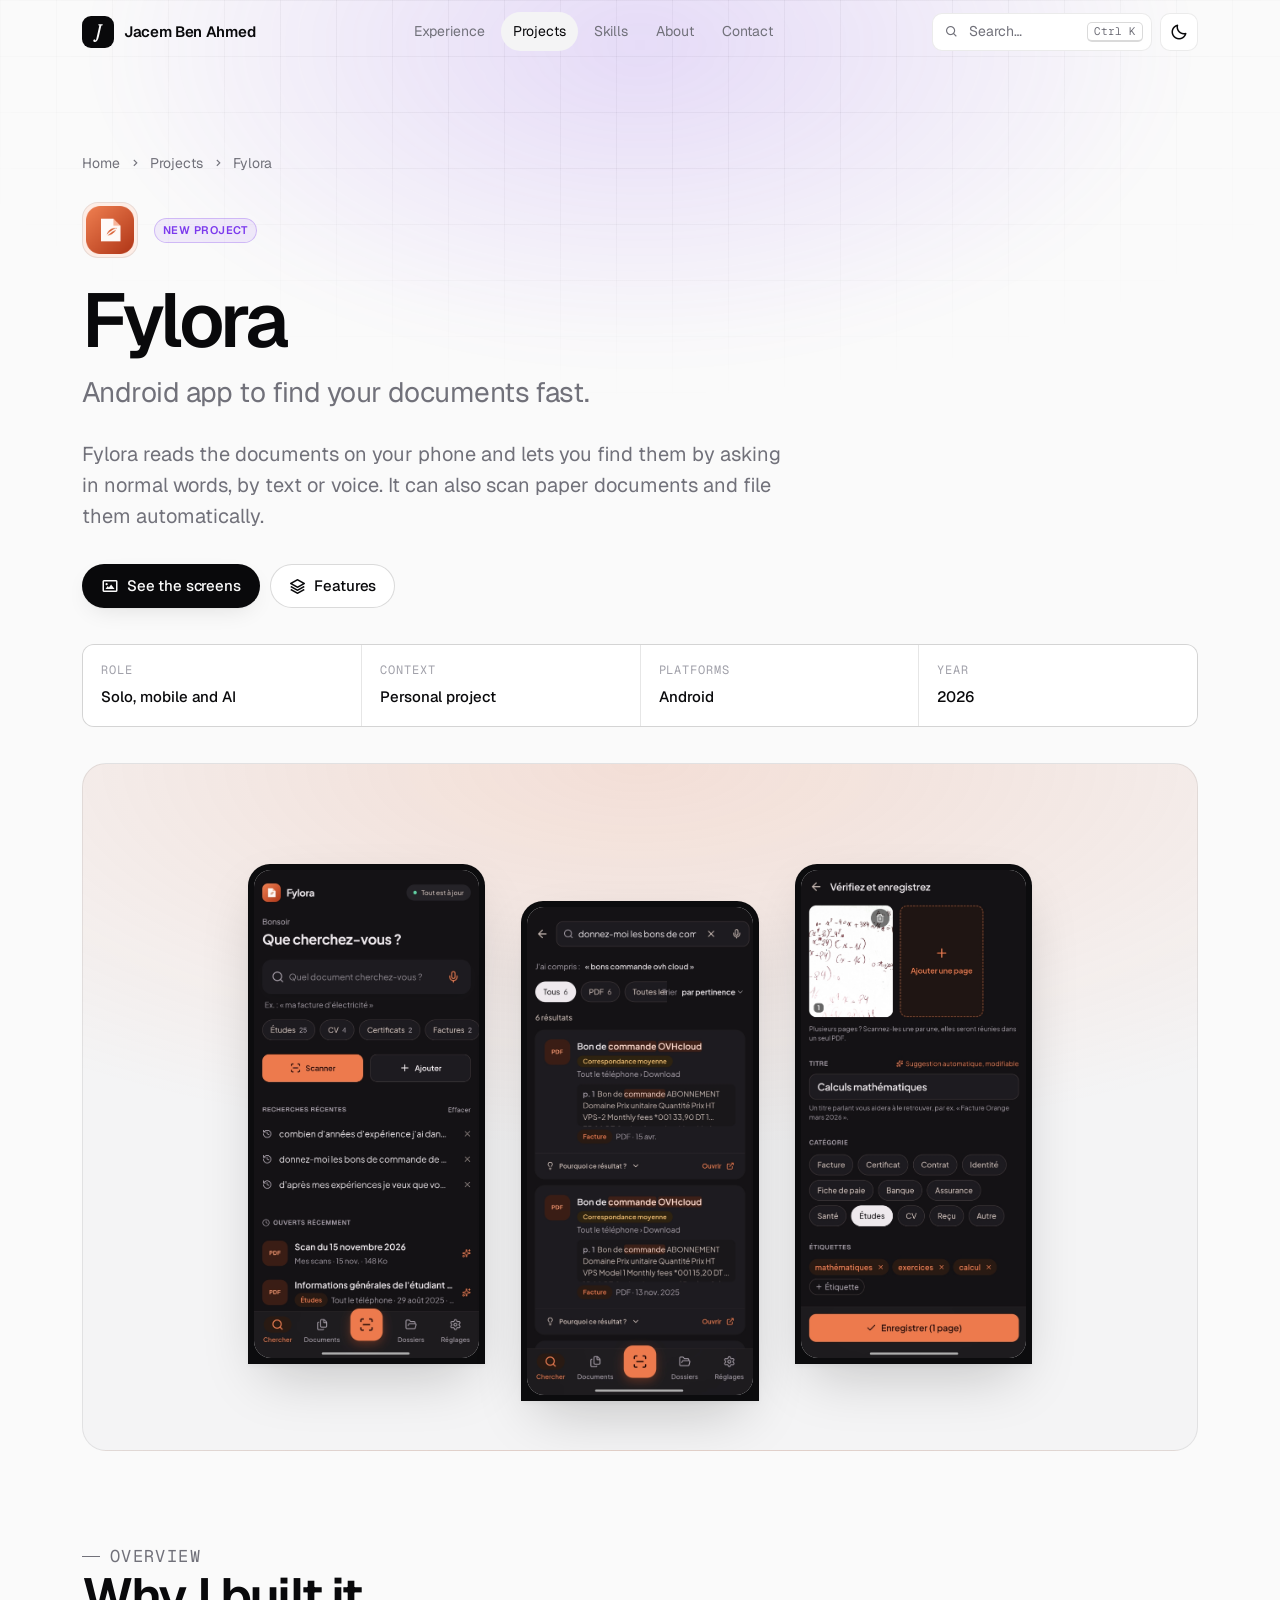
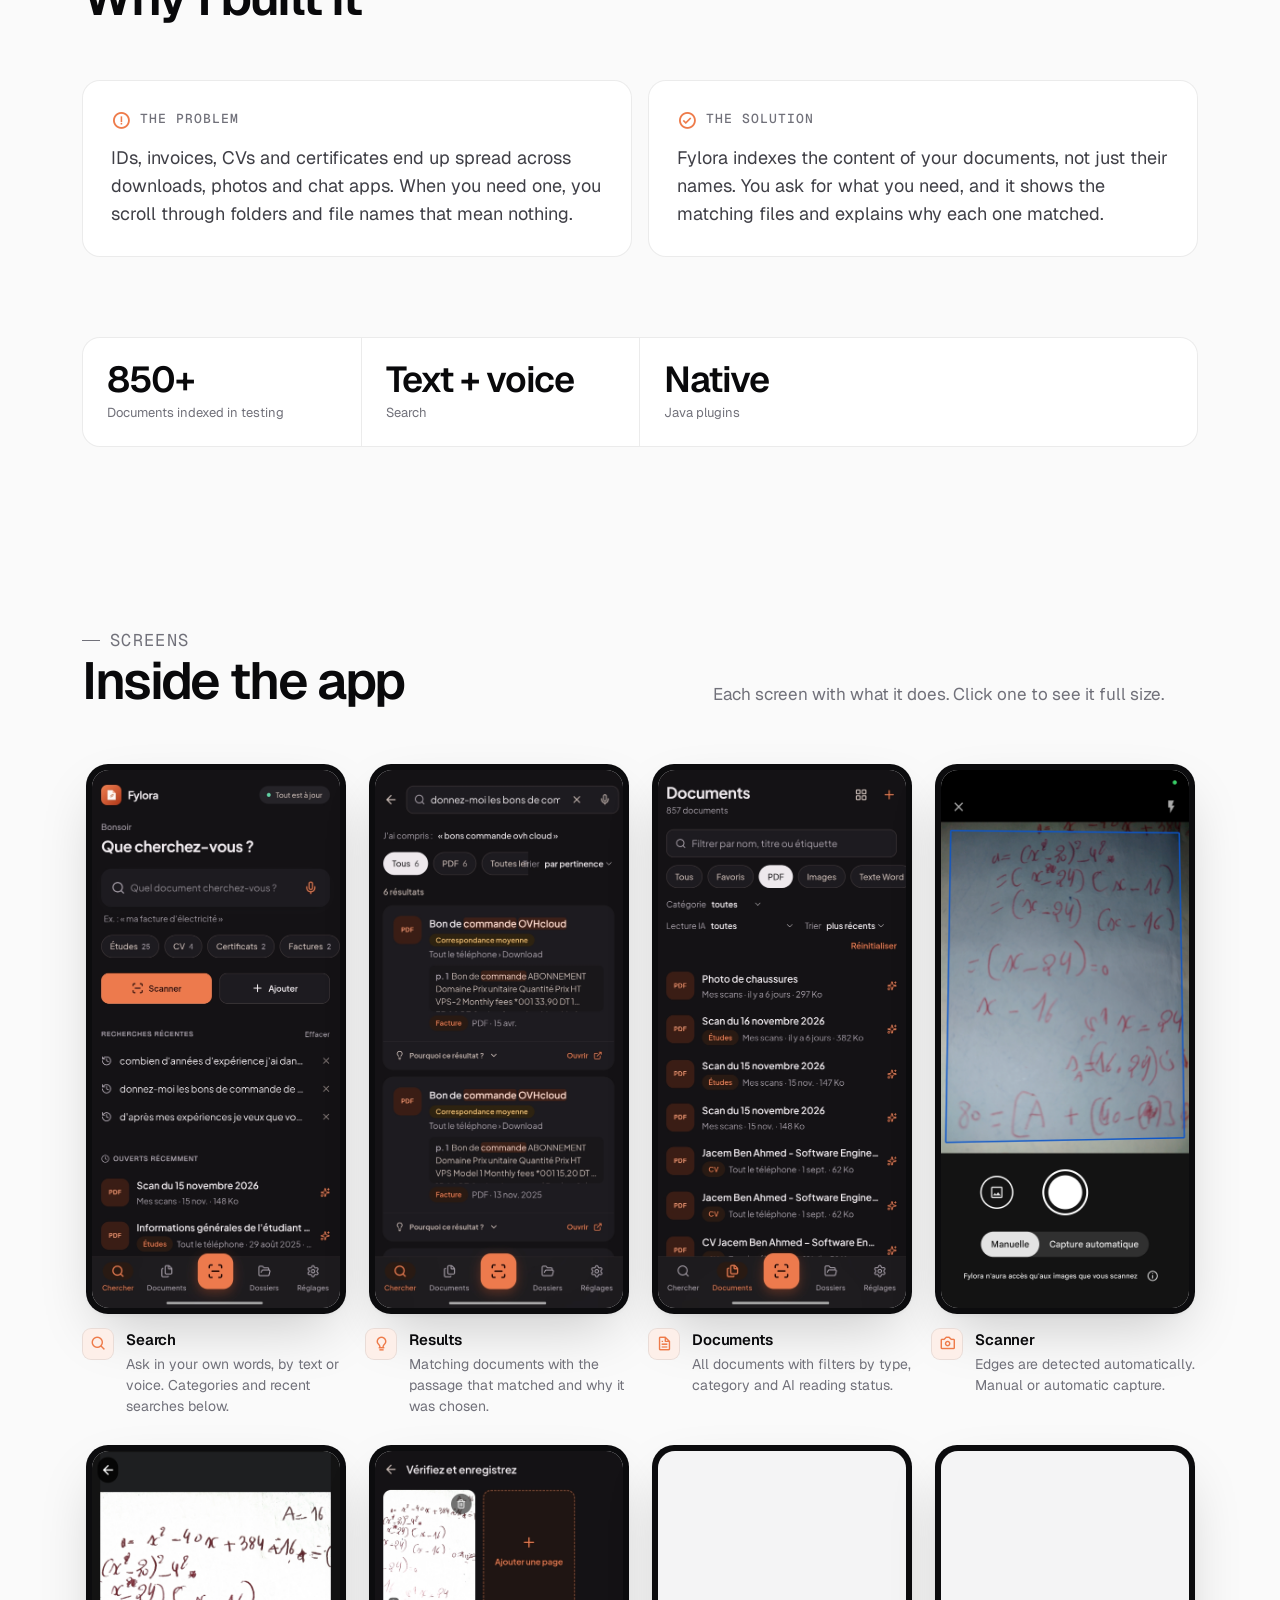
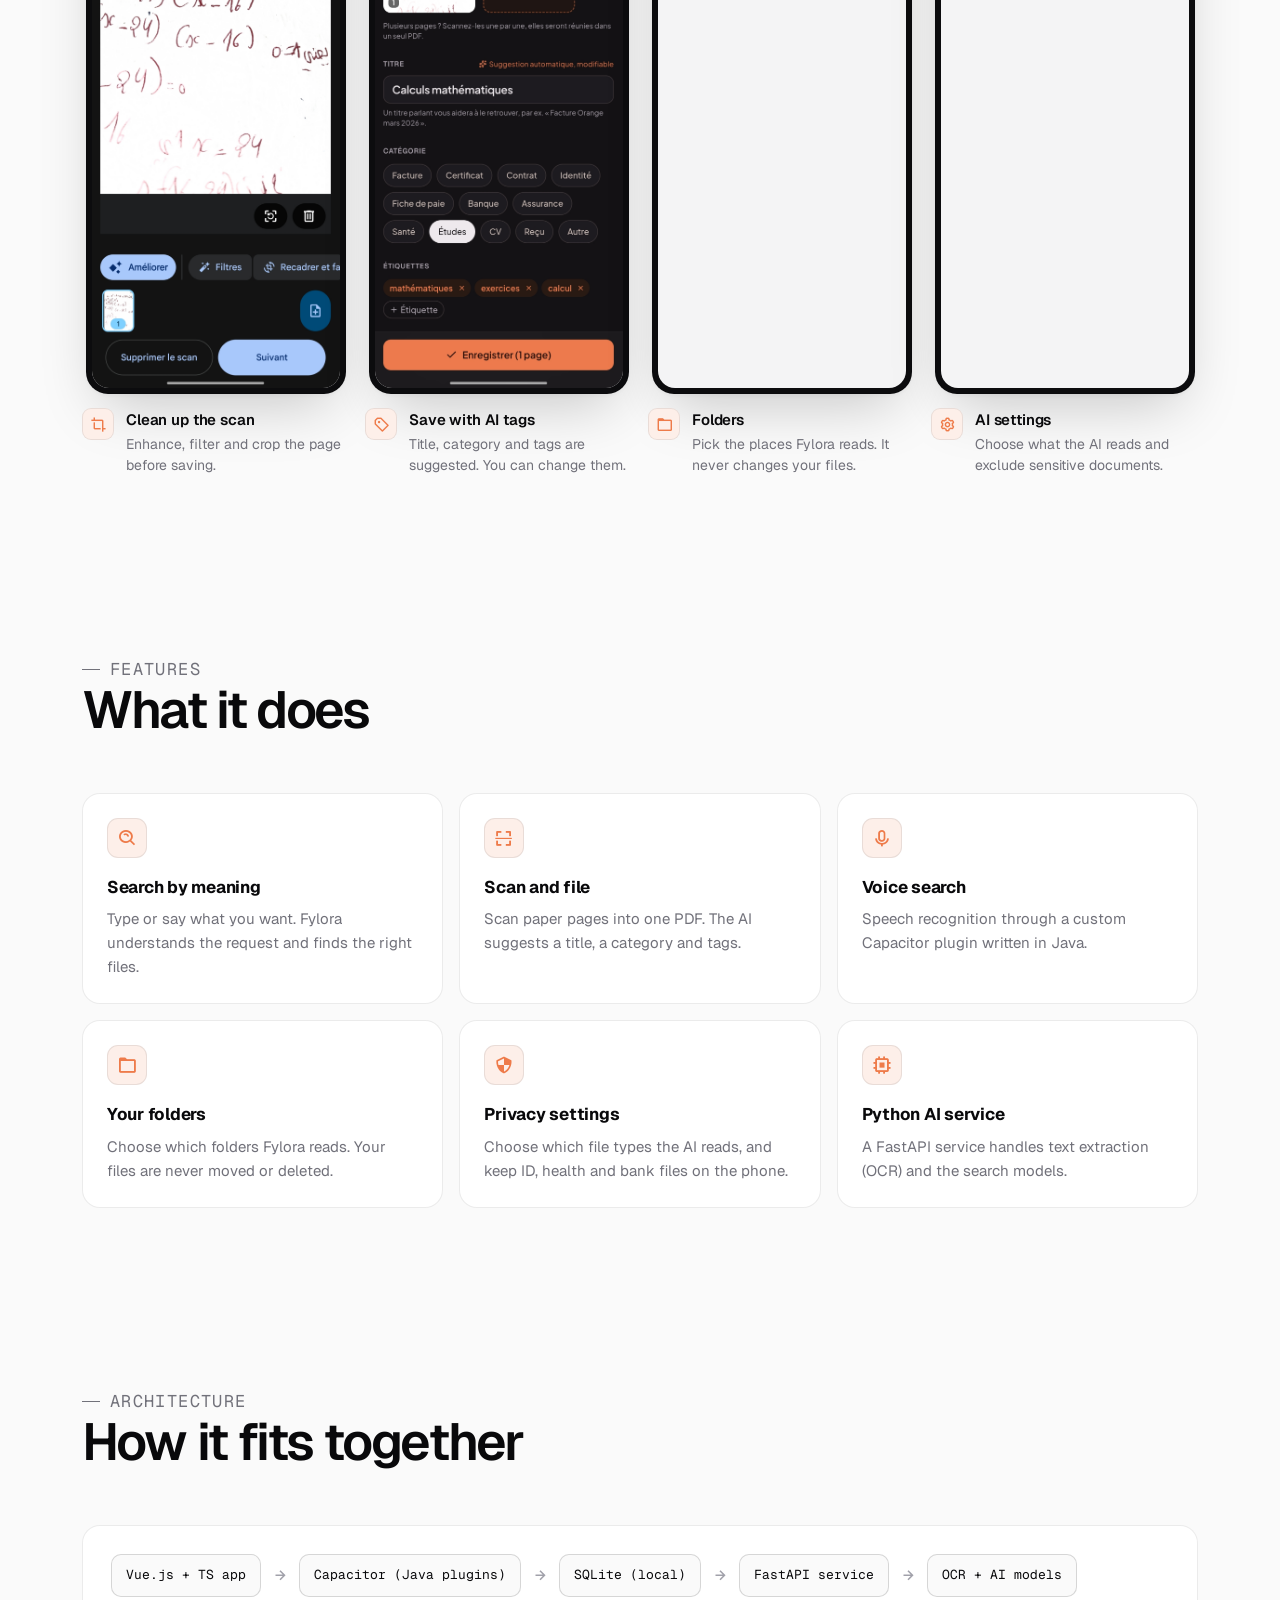
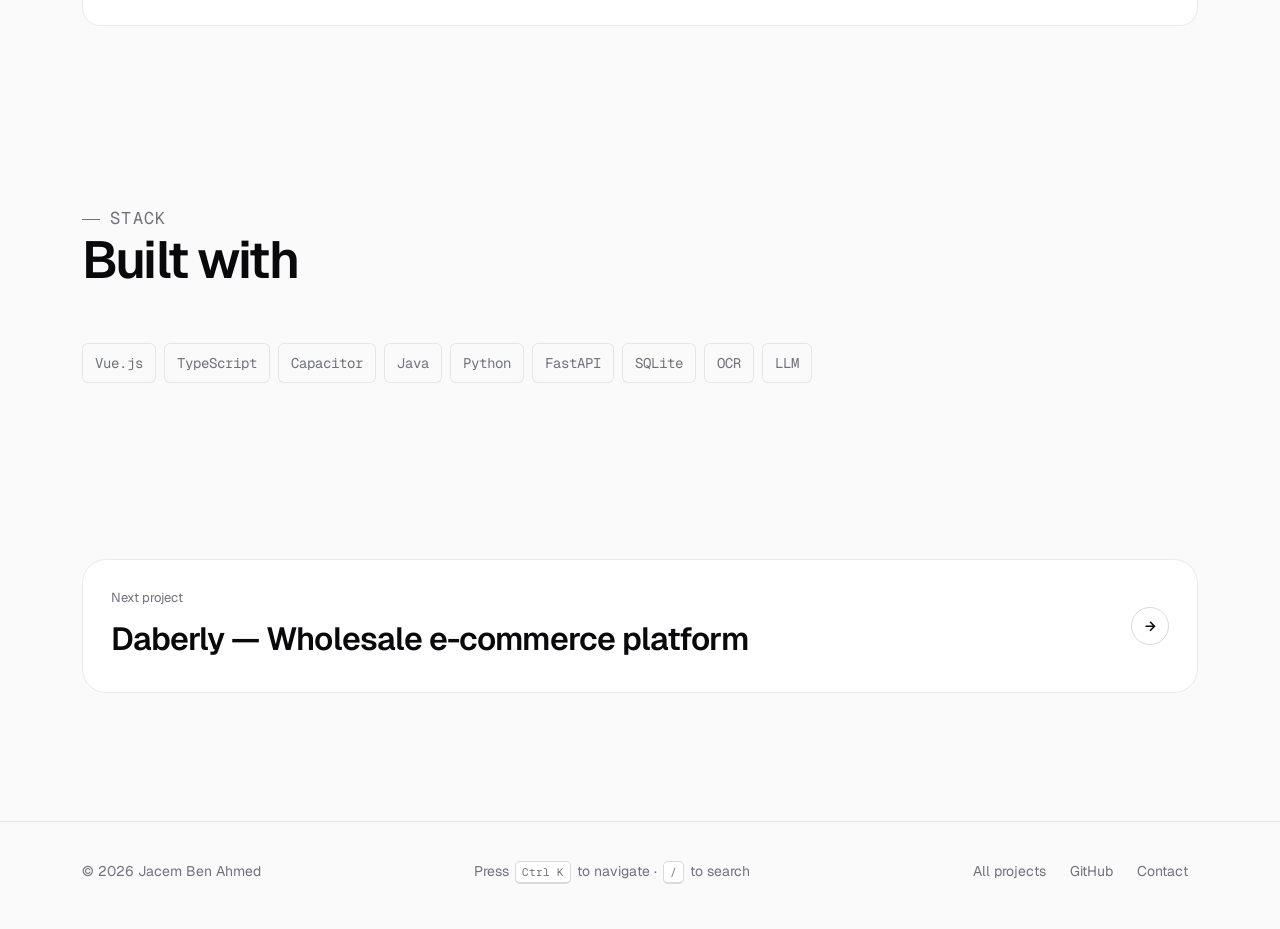
<file: projects/fylora.html>
<!DOCTYPE html>
<html lang="en">
    <head>
        <meta charset="UTF-8">
        <meta name="viewport" content="width=device-width, initial-scale=1.0">
        <title>Fylora — Android app to find your documents fast | Jacem Ben Ahmed</title>
        <meta name="description" content="Fylora: an Android app that reads your documents and lets you find them by asking in normal words, by text or voice. Built with Vue.js, Capacitor, Java plugins and a FastAPI AI service.">
        <meta name="theme-color" content="#09090b">
        <link rel="icon" href="../assets/img/favicon.svg" type="image/svg+xml">

        <script>
            (function () {
                var d = document.documentElement;
                d.classList.add('js');
                try {
                    var t = localStorage.getItem('portfolio-theme');
                    if (t !== 'light' && t !== 'dark') t = window.matchMedia('(prefers-color-scheme: dark)').matches ? 'dark' : 'light';
                    d.setAttribute('data-theme', t);
                    d.style.colorScheme = t;
                } catch (e) { d.setAttribute('data-theme', 'dark'); }
            }());
        </script>

        <link rel="preconnect" href="https://fonts.googleapis.com">
        <link rel="preconnect" href="https://fonts.gstatic.com" crossorigin>
        <link href="https://fonts.googleapis.com/css2?family=Geist:wght@300..700&family=Geist+Mono:wght@400;500&family=Instrument+Serif:ital@0;1&display=swap" rel="stylesheet">
        <link href="https://cdn.jsdelivr.net/npm/boxicons@2.1.4/css/boxicons.min.css" rel="stylesheet">
        <link rel="stylesheet" href="../assets/css/site.css">
    </head>
    <body>
        <div class="scroll-progress" id="scroll-progress" aria-hidden="true"></div>
        <a class="skip-link" href="#main">Skip to content</a>
        <header class="topbar" id="topbar">
            <div class="wrap topbar__in">
                <a class="brand" href="../index.html" aria-label="Jacem Ben Ahmed — home"><span class="brand__mark">J</span><span class="brand__name">Jacem Ben Ahmed</span></a>
                <nav class="topnav" id="topnav" aria-label="Primary">
                    <a href="../index.html#experience">Experience</a>
                    <a href="../projects.html" class="is-active">Projects</a>
                    <a href="../index.html#skills">Skills</a>
                    <a href="../index.html#about">About</a>
                    <a href="../index.html#contact">Contact</a>
                </nav>
                <div class="topbar__actions">
                    <button class="kbar-trigger" type="button" data-cmdk aria-label="Open command menu"><i class='bx bx-search'></i><span>Search…</span><kbd data-kbd-mod>Ctrl K</kbd></button>
                    <button class="icon-btn" id="theme-toggle" type="button" aria-label="Toggle theme"><i class='bx bx-moon'></i></button>
                    <button class="icon-btn topbar__menu" id="nav-toggle" type="button" aria-label="Open menu" aria-expanded="false" aria-controls="topnav"><i class='bx bx-menu'></i></button>
                </div>
            </div>
        </header>

        <!-- Content is generated from assets/js/data.js (project id: "fylora").
             Edit the text, add screenshots (gallery) and the logo there. -->
        <main id="main" class="page">
            <div id="case" data-project="fylora">
                <noscript><div class="wrap" style="padding:80px 0"><h1>Fylora — Android app to find your documents fast</h1><p>Fylora: an Android app that reads your documents and lets you find them by asking in normal words, by text or voice. Built with Vue.js, Capacitor, Java plugins and a FastAPI AI service.</p></div></noscript>
            </div>
        </main>

        <footer class="site-footer">
            <div class="wrap site-footer__in">
                <span>© <span id="year">2026</span> Jacem Ben Ahmed</span>
                <span>Press <kbd data-kbd-mod>Ctrl K</kbd> to navigate · <kbd>/</kbd> to search</span>
                <nav aria-label="Footer">
                    <a href="../projects.html">All projects</a>
                    <a href="https://github.com/JacemBenAhmed" target="_blank" rel="noopener noreferrer">GitHub</a>
                    <a href="../index.html#contact">Contact</a>
                </nav>
            </div>
        </footer>

        <script src="../assets/js/data.js"></script>
        <script src="../assets/js/main.js"></script>
    </body>
</html>
</file>
<file: assets/css/site.css>
/*============================================================
  JACEM BEN AHMED — DESIGN SYSTEM v2
  Neutral zinc base · single violet accent · Geist + Instrument Serif
  Loaded on every page. Legacy case-study pages also load
  styles.css first; the token bridge below keeps them in sync.
============================================================*/

/*===== TOKENS =====*/
:root {
  --font-sans: "Geist", ui-sans-serif, system-ui, -apple-system, "Segoe UI", Roboto, sans-serif;
  --font-serif: "Instrument Serif", ui-serif, Georgia, serif;
  --font-mono: "Geist Mono", ui-monospace, "SFMono-Regular", Menlo, Consolas, monospace;

  --bg: #fafafa;
  --bg-elev: #ffffff;
  --bg-sunken: #f4f4f5;
  --fg: #09090b;
  --fg-2: #3f3f46;
  --muted: #71717a;
  --faint: #a1a1aa;
  --line: rgba(9, 9, 11, 0.08);
  --line-strong: rgba(9, 9, 11, 0.15);
  --accent: #7c3aed;
  --accent-strong: #6d28d9;
  --accent-fg: #ffffff;
  --accent-soft: rgba(124, 58, 237, 0.08);
  --accent-line: rgba(124, 58, 237, 0.28);
  --ok: #16a34a;
  --ok-soft: rgba(22, 163, 74, 0.12);
  --grid-line: rgba(9, 9, 11, 0.045);
  --glow: rgba(124, 58, 237, 0.16);

  --shadow-sm: 0 1px 2px rgba(9, 9, 11, 0.05);
  --shadow-md: 0 1px 2px rgba(9, 9, 11, 0.04), 0 8px 24px -8px rgba(9, 9, 11, 0.12);
  --shadow-lg: 0 2px 4px rgba(9, 9, 11, 0.04), 0 24px 60px -16px rgba(9, 9, 11, 0.22);

  --r-sm: 8px;
  --r-md: 12px;
  --r-lg: 18px;
  --r-xl: 24px;

  --ease: cubic-bezier(0.22, 1, 0.36, 1);
  --header-height: 4rem;
  --wrap: 1180px;
  --gutter: clamp(16px, 4vw, 32px);

  /* Bridge for legacy case-study pages (styles.css / evalia.css) */
  --bg-color: var(--bg);
  --bg-alt: var(--bg-sunken);
  --surface: rgba(255, 255, 255, 0.86);
  --surface-solid: var(--bg-elev);
  --border-color: var(--line);
  --text-color: var(--fg);
  --text-light: var(--muted);
  --second-color: var(--fg);
  --third-color: var(--accent-soft);
  --first-color: var(--accent);
  --body-font: var(--font-sans);
}

html[data-theme='dark'] {
  --bg: #09090b;
  --bg-elev: #111114;
  --bg-sunken: #0c0c0f;
  --fg: #fafafa;
  --fg-2: #d4d4d8;
  --muted: #a1a1aa;
  --faint: #71717a;
  --line: rgba(255, 255, 255, 0.08);
  --line-strong: rgba(255, 255, 255, 0.15);
  --accent: #a78bfa;
  --accent-strong: #8b5cf6;
  --accent-fg: #0b0713;
  --accent-soft: rgba(167, 139, 250, 0.1);
  --accent-line: rgba(167, 139, 250, 0.3);
  --ok: #4ade80;
  --ok-soft: rgba(74, 222, 128, 0.12);
  --grid-line: rgba(255, 255, 255, 0.035);
  --glow: rgba(139, 92, 246, 0.22);

  --shadow-sm: 0 1px 2px rgba(0, 0, 0, 0.4);
  --shadow-md: 0 1px 2px rgba(0, 0, 0, 0.3), 0 8px 24px -8px rgba(0, 0, 0, 0.6);
  --shadow-lg: 0 2px 4px rgba(0, 0, 0, 0.3), 0 24px 60px -16px rgba(0, 0, 0, 0.8);

  --bg-color: var(--bg);
  --bg-alt: var(--bg-sunken);
  --surface: rgba(17, 17, 20, 0.86);
  --surface-solid: var(--bg-elev);
  --border-color: var(--line);
  --text-color: var(--fg);
  --text-light: var(--muted);
  --second-color: var(--fg);
  --third-color: var(--accent-soft);
  --first-color: var(--accent);
}

/*===== BASE =====*/
*, *::before, *::after { box-sizing: border-box; }

html {
  scroll-behavior: smooth;
  scroll-padding-top: calc(var(--header-height) + 16px);
  -webkit-text-size-adjust: 100%;
}

body {
  margin: 0;
  font-family: var(--font-sans);
  font-size: 16px;
  line-height: 1.6;
  color: var(--fg);
  background: var(--bg);
  background-image: none;
  -webkit-font-smoothing: antialiased;
  -moz-osx-font-smoothing: grayscale;
  text-rendering: optimizeLegibility;
  overflow-x: hidden;
  transition: background-color 0.3s ease, color 0.3s ease;
}

/* Atmosphere: hairline grid fading out + soft accent glow */
body::before {
  content: "";
  position: fixed;
  inset: 0;
  z-index: -2;
  pointer-events: none;
  background-image:
    linear-gradient(var(--grid-line) 1px, transparent 1px),
    linear-gradient(90deg, var(--grid-line) 1px, transparent 1px);
  background-size: 56px 56px;
  -webkit-mask-image: radial-gradient(ellipse 80% 60% at 50% 0%, #000 30%, transparent 75%);
          mask-image: radial-gradient(ellipse 80% 60% at 50% 0%, #000 30%, transparent 75%);
}
body::after {
  content: "";
  position: fixed;
  z-index: -1;
  pointer-events: none;
  top: -30vh;
  left: 50%;
  width: min(1100px, 120vw);
  height: 70vh;
  transform: translateX(-50%);
  background: radial-gradient(closest-side, var(--glow), transparent);
  filter: blur(20px);
}

img { max-width: 100%; display: block; }
a { color: inherit; text-decoration: none; }
button { font: inherit; color: inherit; }
::selection { background: var(--accent); color: var(--accent-fg); }

:focus-visible {
  outline: 2px solid var(--accent);
  outline-offset: 3px;
  border-radius: 6px;
}

.wrap {
  width: 100%;
  max-width: var(--wrap);
  margin-inline: auto;
  padding-inline: var(--gutter);
}

.sr-only {
  position: absolute; width: 1px; height: 1px; padding: 0; margin: -1px;
  overflow: hidden; clip: rect(0, 0, 0, 0); white-space: nowrap; border: 0;
}

.skip-link {
  position: fixed; top: 8px; left: 8px; z-index: 300;
  padding: 8px 14px; border-radius: var(--r-sm);
  background: var(--fg); color: var(--bg); font-weight: 500;
  transform: translateY(-150%); transition: transform 0.2s;
}
.skip-link:focus { transform: none; }

kbd {
  font-family: var(--font-mono);
  font-size: 11px;
  line-height: 1;
  padding: 3px 6px;
  border-radius: 5px;
  border: 1px solid var(--line-strong);
  border-bottom-width: 2px;
  background: var(--bg-elev);
  color: var(--muted);
}

em.serif, .serif {
  font-family: var(--font-serif);
  font-style: italic;
  font-weight: 400;
  letter-spacing: 0;
}

/* Hide legacy scenery on old pages */
.bg-scene, .scroll-top { display: none !important; }

/*===== SCROLL PROGRESS =====*/
.scroll-progress {
  position: fixed;
  top: 0; left: 0;
  height: 2px;
  width: 0;
  z-index: 200;
  background: linear-gradient(90deg, var(--accent), #22d3ee);
  box-shadow: none;
}

/*===== BUTTONS =====*/
.btn {
  --h: 44px;
  display: inline-flex;
  align-items: center;
  justify-content: center;
  gap: 8px;
  height: var(--h);
  padding: 0 18px;
  border-radius: 999px;
  border: 1px solid transparent;
  font-size: 15px;
  font-weight: 500;
  letter-spacing: -0.01em;
  white-space: nowrap;
  cursor: pointer;
  transition: transform 0.2s var(--ease), background-color 0.2s, border-color 0.2s, box-shadow 0.2s, color 0.2s;
}
.btn i { font-size: 18px; }
.btn:active { transform: scale(0.97); }
.btn--primary { background: var(--fg); color: var(--bg); box-shadow: var(--shadow-md); }
.btn--primary:hover { background: var(--fg-2); }
.btn--accent { background: var(--accent); color: var(--accent-fg); }
.btn--accent:hover { background: var(--accent-strong); }
.btn--ghost { background: var(--bg-elev); border-color: var(--line-strong); color: var(--fg); }
.btn--ghost:hover { border-color: var(--fg); }
.btn--sm { --h: 36px; padding: 0 14px; font-size: 14px; }

.icon-btn {
  display: inline-grid;
  place-items: center;
  width: 38px;
  height: 38px;
  border-radius: 10px;
  border: 1px solid var(--line);
  background: var(--bg-elev);
  color: var(--fg);
  cursor: pointer;
  font-size: 18px;
  transition: border-color 0.2s, background-color 0.2s;
}
.icon-btn:hover { border-color: var(--line-strong); background: var(--bg-sunken); }

.link-arrow {
  display: inline-flex;
  align-items: center;
  gap: 6px;
  font-weight: 500;
  color: var(--fg);
}
.link-arrow i { transition: transform 0.25s var(--ease); }
.link-arrow:hover i { transform: translateX(3px); }

/*===== TOPBAR =====*/
.topbar {
  position: fixed;
  inset: 0 0 auto 0;
  z-index: 100;
  height: var(--header-height);
  transition: background-color 0.3s, border-color 0.3s, backdrop-filter 0.3s;
  border-bottom: 1px solid transparent;
}
.topbar.is-scrolled {
  background: color-mix(in srgb, var(--bg) 78%, transparent);
  -webkit-backdrop-filter: saturate(160%) blur(14px);
          backdrop-filter: saturate(160%) blur(14px);
  border-bottom-color: var(--line);
}
.topbar__in {
  height: 100%;
  display: flex;
  align-items: center;
  justify-content: space-between;
  gap: 16px;
}
.brand { display: inline-flex; align-items: center; gap: 10px; font-weight: 600; letter-spacing: -0.02em; }
.brand__mark {
  display: grid;
  place-items: center;
  width: 32px;
  height: 32px;
  border-radius: 9px;
  background: var(--fg);
  color: var(--bg);
  font-family: var(--font-serif);
  font-style: italic;
  font-size: 18px;
  line-height: 1;
}
.brand__name { font-size: 15px; }

.topnav { display: flex; gap: 4px; }
.topnav a {
  padding: 8px 12px;
  border-radius: 999px;
  font-size: 14px;
  color: var(--muted);
  transition: color 0.2s, background-color 0.2s;
}
.topnav a:hover { color: var(--fg); }
.topnav a.is-active { color: var(--fg); background: var(--bg-sunken); }

.topbar__actions { display: flex; align-items: center; gap: 8px; }
.kbar-trigger {
  display: inline-flex;
  align-items: center;
  gap: 10px;
  height: 38px;
  padding: 0 8px 0 12px;
  min-width: 220px;
  border-radius: 10px;
  border: 1px solid var(--line);
  background: var(--bg-elev);
  color: var(--muted);
  font-size: 14px;
  cursor: pointer;
  transition: border-color 0.2s;
}
.kbar-trigger:hover { border-color: var(--line-strong); color: var(--fg-2); }
.kbar-trigger span { flex: 1; text-align: left; }
.topbar__menu { display: none; }

@media (max-width: 960px) {
  .kbar-trigger { min-width: 0; padding: 0; width: 38px; justify-content: center; }
  .kbar-trigger span, .kbar-trigger kbd { display: none; }
}
@media (max-width: 820px) {
  .topbar__menu { display: inline-grid; }
  .topnav {
    position: fixed;
    top: var(--header-height);
    left: 0;
    right: 0;
    flex-direction: column;
    gap: 2px;
    padding: 12px var(--gutter) 20px;
    background: color-mix(in srgb, var(--bg) 96%, transparent);
    -webkit-backdrop-filter: blur(14px);
            backdrop-filter: blur(14px);
    border-bottom: 1px solid var(--line);
    transform: translateY(-8px);
    opacity: 0;
    visibility: hidden;
    transition: opacity 0.2s, transform 0.25s var(--ease), visibility 0.2s;
  }
  .topnav.is-open { opacity: 1; transform: none; visibility: visible; }
  .topnav a { padding: 12px; font-size: 16px; border-radius: var(--r-sm); }
  .topbar.menu-open { background: var(--bg); border-bottom-color: var(--line); }
}
@media (max-width: 420px) {
  .brand__name { display: none; }
}

/*===== SECTION SCAFFOLD =====*/
main { display: block; }
.page { padding-top: var(--header-height); }
.sec { padding-block: clamp(72px, 10vw, 128px); position: relative; }
.sec--tight { padding-block: clamp(56px, 7vw, 88px); }

.sh {
  display: grid;
  grid-template-columns: 1fr;
  gap: 16px;
  margin-bottom: clamp(32px, 5vw, 56px);
}
@media (min-width: 860px) {
  .sh { grid-template-columns: 1.2fr 1fr; align-items: end; gap: 48px; }
}
.eyebrow {
  display: inline-flex;
  align-items: center;
  gap: 10px;
  font-family: var(--font-mono);
  font-size: 12px;
  letter-spacing: 0.08em;
  text-transform: uppercase;
  color: var(--muted);
  margin: 0 0 14px;
}
.eyebrow::before {
  content: "";
  width: 18px;
  height: 1px;
  background: currentColor;
}
.sh h2, .h2 {
  font-size: clamp(32px, 5vw, 52px);
  line-height: 1.04;
  letter-spacing: -0.035em;
  font-weight: 600;
  margin: 0;
  text-wrap: balance;
}
.sh p {
  margin: 0;
  color: var(--muted);
  font-size: 17px;
  max-width: 46ch;
  text-wrap: pretty;
}

/*===== HERO =====*/
.hero { padding-top: clamp(48px, 9vw, 112px); padding-bottom: clamp(32px, 5vw, 56px); }
.hero__grid {
  display: grid;
  grid-template-columns: 1fr;
  gap: clamp(40px, 6vw, 64px);
  align-items: center;
}
@media (min-width: 1020px) {
  .hero__grid { grid-template-columns: 1.55fr 1fr; }
}

.status {
  display: inline-flex;
  align-items: center;
  flex-wrap: wrap;
  gap: 8px 10px;
  padding: 6px 12px 6px 10px;
  border-radius: 999px;
  border: 1px solid var(--line);
  background: var(--bg-elev);
  font-size: 13px;
  color: var(--fg-2);
  box-shadow: var(--shadow-sm);
  margin-bottom: 28px;
}
.status__dot {
  position: relative;
  width: 8px;
  height: 8px;
  border-radius: 50%;
  background: var(--ok);
}
.status__dot::after {
  content: "";
  position: absolute;
  inset: -4px;
  border-radius: 50%;
  background: var(--ok);
  opacity: 0.35;
  animation: ping 2s var(--ease) infinite;
}
.status__sep { width: 1px; height: 12px; background: var(--line-strong); }
.status__time { font-family: var(--font-mono); font-size: 12px; color: var(--muted); }

.hero__title {
  font-size: clamp(40px, 6.2vw, 72px);
  line-height: 0.98;
  letter-spacing: -0.045em;
  font-weight: 600;
  margin: 0 0 24px;
  text-wrap: balance;
}
.hero__title .serif {
  font-size: 1.08em;
  letter-spacing: -0.02em;
  background: linear-gradient(100deg, var(--accent) 10%, #22d3ee 90%);
  -webkit-background-clip: text;
          background-clip: text;
  color: transparent;
  padding-right: 0.06em;
}
.hero__lead {
  font-size: clamp(17px, 2vw, 20px);
  line-height: 1.55;
  color: var(--muted);
  max-width: 54ch;
  margin: 0 0 32px;
  text-wrap: pretty;
}
.hero__lead strong { color: var(--fg); font-weight: 500; }
.hero__cta { display: flex; flex-wrap: wrap; gap: 10px; }

.hero__social { display: flex; gap: 6px; margin-top: 28px; }
.hero__social a {
  display: grid; place-items: center;
  width: 38px; height: 38px; border-radius: 10px;
  color: var(--muted); font-size: 20px;
  transition: color 0.2s, background-color 0.2s;
}
.hero__social a:hover { color: var(--fg); background: var(--bg-sunken); }

.chips { display: flex; flex-wrap: wrap; gap: 6px; margin-top: 12px; }
.chip {
  display: inline-flex;
  align-items: center;
  gap: 6px;
  padding: 6px 11px;
  border-radius: 999px;
  border: 1px solid var(--line);
  background: var(--bg-elev);
  color: var(--fg-2);
  font-size: 13px;
  cursor: pointer;
  transition: border-color 0.2s, color 0.2s, background-color 0.2s;
}
.chip:hover { border-color: var(--accent-line); color: var(--fg); background: var(--accent-soft); }

/*===== STATS STRIP =====*/
.stats {
  display: grid;
  grid-template-columns: repeat(2, 1fr);
  border: 1px solid var(--line);
  border-radius: var(--r-lg);
  background: var(--bg-elev);
  overflow: hidden;
  margin-top: clamp(48px, 7vw, 80px);
}
@media (min-width: 760px) { .stats { grid-template-columns: repeat(4, 1fr); } }
.stat { padding: 22px 24px; border-right: 1px solid var(--line); border-bottom: 1px solid var(--line); }
.stat:nth-child(2n) { border-right: 0; }
.stat:nth-last-child(-n + 2) { border-bottom: 0; }
@media (min-width: 760px) {
  .stat { border-bottom: 0; border-right: 1px solid var(--line); }
  .stat:nth-child(2n) { border-right: 1px solid var(--line); }
  .stat:last-child { border-right: 0; }
}
.stat__v { font-size: clamp(26px, 3.4vw, 36px); font-weight: 600; letter-spacing: -0.04em; line-height: 1.1; }
.stat__l { font-size: 13px; color: var(--muted); margin-top: 4px; }

/* Tech marquee */
.marquee {
  margin-top: 28px;
  overflow: hidden;
  -webkit-mask-image: linear-gradient(90deg, transparent, #000 10%, #000 90%, transparent);
          mask-image: linear-gradient(90deg, transparent, #000 10%, #000 90%, transparent);
}
.marquee__track { display: flex; gap: 36px; width: max-content; animation: marquee 48s linear infinite; }
.marquee:hover .marquee__track { animation-play-state: paused; }
.marquee__item { display: inline-flex; align-items: center; gap: 10px; color: var(--muted); font-size: 14px; white-space: nowrap; }
.marquee__item .si { width: 18px; height: 18px; }

/* Monochrome Simple Icons via CSS mask (adapts to theme) */
.si {
  display: inline-block;
  width: 16px;
  height: 16px;
  flex: none;
  background-color: currentColor;
  -webkit-mask: var(--si) center / contain no-repeat;
          mask: var(--si) center / contain no-repeat;
}

/*===== LENS (Hiring for…) =====*/
.lens {
  position: sticky;
  top: calc(var(--header-height) + 10px);
  z-index: 20;
  display: flex;
  align-items: center;
  gap: 12px;
  flex-wrap: wrap;
  padding: 6px 6px 6px 14px;
  margin-bottom: 28px;
  width: fit-content;
  max-width: 100%;
  border-radius: 999px;
  border: 1px solid var(--line);
  background: color-mix(in srgb, var(--bg-elev) 86%, transparent);
  -webkit-backdrop-filter: blur(12px);
          backdrop-filter: blur(12px);
  box-shadow: var(--shadow-md);
}
.lens__label { font-size: 13px; color: var(--muted); display: inline-flex; align-items: center; gap: 6px; }
.seg { display: flex; gap: 2px; overflow-x: auto; scrollbar-width: none; }
.seg::-webkit-scrollbar { display: none; }
.seg button {
  flex: none;
  height: 32px;
  padding: 0 14px;
  border-radius: 999px;
  border: 0;
  background: transparent;
  color: var(--muted);
  font-size: 13.5px;
  font-weight: 500;
  cursor: pointer;
  transition: color 0.2s, background-color 0.2s;
}
.seg button:hover { color: var(--fg); }
.seg button[aria-pressed='true'] { background: var(--fg); color: var(--bg); }
@media (max-width: 640px) {
  .lens { border-radius: var(--r-md); padding: 8px; width: 100%; }
  .lens__label { padding-left: 6px; }
}

.lens-note {
  margin: -12px 0 28px;
  font-size: 14px;
  color: var(--muted);
  min-height: 1.6em;
}
.lens-note b { color: var(--fg); font-weight: 500; }

/*===== PROJECT CARDS =====*/
.work-grid {
  display: grid;
  grid-template-columns: 1fr;
  gap: 20px;
}
@media (min-width: 820px) { .work-grid { grid-template-columns: repeat(2, 1fr); gap: 24px; } }

.pcard {
  --pc: var(--accent);
  position: relative;
  display: flex;
  flex-direction: column;
  border-radius: var(--r-xl);
  border: 1px solid var(--line);
  background: var(--bg-elev);
  overflow: hidden;
  isolation: isolate;
  transition: transform 0.4s var(--ease), border-color 0.3s, box-shadow 0.4s var(--ease), opacity 0.4s, filter 0.4s;
}
.pcard::before {
  content: "";
  position: absolute;
  inset: 0;
  z-index: -1;
  opacity: 0;
  transition: opacity 0.3s;
  background: radial-gradient(420px circle at var(--mx, 50%) var(--my, 0%), color-mix(in srgb, var(--pc) 12%, transparent), transparent 60%);
}
.pcard:hover { border-color: var(--line-strong); box-shadow: var(--shadow-lg); transform: translateY(-3px); }
.pcard:hover::before { opacity: 1; }

@media (min-width: 1020px) {
  .pcard--wide { grid-column: 1 / -1; display: grid; grid-template-columns: 1.35fr 1fr; }
  .pcard--wide .pcard__media { border-bottom: 0; border-right: 1px solid var(--line); }
  .pcard--wide .pcard__body { padding: 36px; justify-content: center; }
  .pcard--wide .pcard__title { font-size: 30px; }
}

.pcard__media {
  position: relative;
  display: block;
  padding: clamp(14px, 2.4vw, 24px) clamp(14px, 2.4vw, 24px) 0;
  background:
    radial-gradient(120% 80% at 50% 0%, color-mix(in srgb, var(--pc) 16%, transparent), transparent 70%),
    var(--bg-sunken);
  border-bottom: 1px solid var(--line);
  overflow: hidden;
}
.pcard__media .frame { border-bottom-left-radius: 0; border-bottom-right-radius: 0; border-bottom: 0; transform-origin: 50% 100%; transition: transform 0.6s var(--ease); }
.pcard:hover .pcard__media .frame { transform: translateY(-4px) scale(1.012); }

.pcard__body { display: flex; flex-direction: column; gap: 12px; padding: 24px; flex: 1; }
.pcard__meta { display: flex; align-items: center; gap: 10px; font-size: 13px; color: var(--muted); flex-wrap: wrap; }
.pcard__logo {
  width: 28px; height: 28px; border-radius: 8px;
  display: grid; place-items: center;
  background: color-mix(in srgb, var(--pc) 14%, var(--bg-elev));
  color: var(--pc);
  border: 1px solid var(--line);
  overflow: hidden;
  font-size: 16px;
  flex: none;
}
.pcard__logo img { width: 100%; height: 100%; object-fit: contain; padding: 3px; }
.pcard__name { color: var(--fg); font-weight: 600; font-size: 14px; }
.dot-sep { width: 3px; height: 3px; border-radius: 50%; background: var(--faint); }
.pcard__title { margin: 0; font-size: 22px; line-height: 1.2; letter-spacing: -0.025em; font-weight: 600; text-wrap: balance; }
.pcard__title a::after { content: ""; position: absolute; inset: 0; z-index: 1; }
.pcard__desc { margin: 0; color: var(--muted); font-size: 15px; text-wrap: pretty; }
.pcard__hl { list-style: none; margin: 4px 0 0; padding: 0; display: grid; gap: 6px; }
.pcard__hl li { display: flex; gap: 10px; font-size: 14px; color: var(--fg-2); }
.pcard__hl li::before { content: ""; flex: none; width: 5px; height: 5px; margin-top: 9px; border-radius: 50%; background: var(--pc); }
.pcard__foot { display: flex; align-items: center; justify-content: space-between; gap: 12px; margin-top: auto; padding-top: 8px; }
.tags { display: flex; flex-wrap: wrap; gap: 6px; }
.tag {
  font-size: 12px;
  font-family: var(--font-mono);
  padding: 3px 8px;
  border-radius: 6px;
  border: 1px solid var(--line);
  color: var(--muted);
  background: var(--bg);
  transition: color 0.2s, border-color 0.2s, background-color 0.2s;
}
.tag.is-hit { color: var(--accent); border-color: var(--accent-line); background: var(--accent-soft); }
.pcard__go {
  position: relative; z-index: 2;
  flex: none;
  display: grid; place-items: center;
  width: 38px; height: 38px; border-radius: 50%;
  border: 1px solid var(--line-strong);
  font-size: 18px;
  transition: background-color 0.25s, color 0.25s, transform 0.3s var(--ease);
}
.pcard:hover .pcard__go { background: var(--fg); color: var(--bg); transform: rotate(-45deg); }

.badge {
  display: inline-flex; align-items: center; gap: 5px;
  font-size: 11px; font-weight: 600; letter-spacing: 0.04em; text-transform: uppercase;
  padding: 3px 8px; border-radius: 999px;
}
.badge--new { background: var(--accent-soft); color: var(--accent); border: 1px solid var(--accent-line); }
.badge--fit { background: var(--ok-soft); color: var(--ok); }
[hidden] { display: none !important; }

/* Lens states */
.is-dimmed { opacity: 0.32; filter: grayscale(0.9); }
.is-dimmed:hover { opacity: 0.7; filter: none; }

/* Browser frame */
.frame {
  border-radius: 12px;
  border: 1px solid var(--line-strong);
  background: var(--bg-elev);
  overflow: hidden;
  box-shadow: var(--shadow-lg);
}
.frame__bar {
  display: flex; align-items: center; gap: 6px;
  height: 30px; padding: 0 12px;
  border-bottom: 1px solid var(--line);
  background: var(--bg-sunken);
}
.frame__bar i { width: 9px; height: 9px; border-radius: 50%; background: var(--line-strong); }
.frame__url {
  margin-left: 10px; flex: 1; max-width: 260px;
  height: 18px; border-radius: 5px; background: var(--bg-elev); border: 1px solid var(--line);
  font-family: var(--font-mono); font-size: 10px; color: var(--faint);
  display: flex; align-items: center; padding: 0 8px; overflow: hidden; white-space: nowrap;
}
.frame__view { aspect-ratio: 16 / 10; background: var(--bg-sunken); overflow: hidden; }
.frame__view img { width: 100%; height: 100%; object-fit: cover; object-position: top center; }

/* Phone frame (mobile-only projects) */
.phone {
  border-radius: 22px;
  padding: 5px;
  background: #0c0c0e;
  border: 1px solid var(--line-strong);
  box-shadow: var(--shadow-lg);
}
.phone__screen { aspect-ratio: 9 / 19.5; border-radius: 17px; overflow: hidden; background: var(--bg-sunken); }
.phone__screen img { width: 100%; height: 100%; object-fit: cover; object-position: top center; display: block; }
.frame--phones { border: 0; box-shadow: none; background: transparent; }
.frame--phones .frame__view {
  background: radial-gradient(100% 90% at 50% 100%, color-mix(in srgb, var(--pc, var(--accent)) 22%, transparent), transparent 70%), var(--bg-sunken);
  border: 1px solid var(--line);
  border-radius: 12px;
}
.phones { height: 100%; display: flex; justify-content: center; align-items: flex-start; gap: 4%; padding: 6% 6% 0; }
.phones .phone { width: 26%; flex: none; border-bottom-left-radius: 0; border-bottom-right-radius: 0; }
.phones .phone:nth-child(2) { margin-top: 4%; }
.phones .phone .phone__screen img { object-position: top center; }
.case-cover .frame--phones .frame__view { border: 0; background: transparent; }

/* Placeholder cover (used until real screenshots exist) */
.ph {
  position: relative;
  width: 100%;
  height: 100%;
  display: grid;
  place-items: center;
  overflow: hidden;
  color: var(--pc);
  background:
    radial-gradient(60% 70% at 20% 10%, color-mix(in srgb, var(--pc) 22%, transparent), transparent 70%),
    radial-gradient(50% 60% at 90% 100%, color-mix(in srgb, var(--pc) 16%, transparent), transparent 70%),
    var(--bg-elev);
}
.ph::before {
  content: "";
  position: absolute; inset: 0;
  background-image:
    linear-gradient(var(--line) 1px, transparent 1px),
    linear-gradient(90deg, var(--line) 1px, transparent 1px);
  background-size: 28px 28px;
  -webkit-mask-image: radial-gradient(circle at 50% 50%, #000, transparent 75%);
          mask-image: radial-gradient(circle at 50% 50%, #000, transparent 75%);
}
.ph__inner { position: relative; display: grid; justify-items: center; gap: 10px; text-align: center; padding: 16px; }
.ph__icon {
  display: grid; place-items: center;
  width: 64px; height: 64px; border-radius: 18px;
  background: var(--bg-elev);
  border: 1px solid color-mix(in srgb, var(--pc) 35%, var(--line));
  box-shadow: 0 12px 32px -12px color-mix(in srgb, var(--pc) 60%, transparent);
  font-size: 30px;
}
.ph__name { font-weight: 600; font-size: 20px; letter-spacing: -0.02em; color: var(--fg); }
.ph__note { font-size: 12px; font-family: var(--font-mono); color: var(--muted); }

/*===== PROJECTS PAGE TOOLBAR =====*/
.toolbar { display: flex; flex-wrap: wrap; gap: 12px; align-items: center; justify-content: space-between; margin-bottom: 28px; }
.search {
  display: flex; align-items: center; gap: 10px;
  height: 44px; padding: 0 14px;
  min-width: min(100%, 320px);
  border-radius: 12px;
  border: 1px solid var(--line-strong);
  background: var(--bg-elev);
  color: var(--muted);
}
.search:focus-within { border-color: var(--accent); box-shadow: 0 0 0 4px var(--accent-soft); }
.search input { flex: 1; min-width: 0; border: 0; outline: 0; background: transparent; color: var(--fg); font: inherit; font-size: 15px; }
.empty {
  display: none;
  padding: 48px 20px;
  text-align: center;
  color: var(--muted);
  border: 1px dashed var(--line-strong);
  border-radius: var(--r-lg);
}
.empty.is-shown { display: block; }

/*===== EXPERIENCE =====*/
.xp { display: grid; gap: 0; border-top: 1px solid var(--line); }
.xp__item {
  display: grid;
  grid-template-columns: 48px 1fr;
  gap: 16px 20px;
  padding: 28px 0;
  border-bottom: 1px solid var(--line);
  transition: opacity 0.4s, filter 0.4s;
}
@media (min-width: 860px) {
  .xp__item { grid-template-columns: 200px 48px 1fr; gap: 24px; }
  .xp__period { grid-column: 1; grid-row: 1; padding-top: 12px; }
}
.xp__period { font-family: var(--font-mono); font-size: 13px; color: var(--muted); }
@media (max-width: 859px) { .xp__period { grid-column: 2; order: -1; } }
.xp__logo {
  width: 48px; height: 48px; border-radius: 12px;
  border: 1px solid var(--line); background: #fff;
  display: grid; place-items: center; overflow: hidden;
}
.xp__logo img { width: 80%; height: 80%; object-fit: contain; }
.xp__main { min-width: 0; }
@media (max-width: 859px) { .xp__main { grid-column: 1 / -1; } .xp__logo { grid-row: span 2; } }
.xp__role { margin: 0; font-size: 20px; font-weight: 600; letter-spacing: -0.02em; }
.xp__co { color: var(--muted); font-weight: 400; }
.xp__sum { margin: 6px 0 12px; color: var(--fg-2); }
.xp__points { margin: 0 0 14px; padding: 0; list-style: none; display: grid; gap: 8px; }
.xp__points li { position: relative; padding-left: 18px; color: var(--muted); font-size: 15px; }
.xp__points li::before { content: ""; position: absolute; left: 0; top: 11px; width: 8px; height: 1px; background: var(--faint); }
.xp__more {
  display: inline-flex; align-items: center; gap: 4px;
  padding: 0; margin: 0 0 14px; border: 0; background: none; cursor: pointer;
  font-size: 14px; color: var(--fg); font-weight: 500;
}
.xp__more i { transition: transform 0.25s var(--ease); }
.xp__item.is-open .xp__more i { transform: rotate(180deg); }
.xp__points[hidden] { display: none; }
.xp__links { display: flex; flex-wrap: wrap; gap: 8px 16px; align-items: center; justify-content: space-between; }

/*===== SKILLS =====*/
.skills { display: grid; gap: 16px; grid-template-columns: 1fr; }
@media (min-width: 720px) { .skills { grid-template-columns: repeat(2, 1fr); } }
.skill-group {
  padding: 24px;
  border-radius: var(--r-lg);
  border: 1px solid var(--line);
  background: var(--bg-elev);
  transition: opacity 0.4s, filter 0.4s, border-color 0.3s;
}
.skill-group.is-hit { border-color: var(--accent-line); box-shadow: 0 0 0 4px var(--accent-soft); }
.skill-group h3 { margin: 0 0 16px; font-size: 13px; font-family: var(--font-mono); font-weight: 500; text-transform: uppercase; letter-spacing: 0.08em; color: var(--muted); display: flex; justify-content: space-between; }
.skill-list { display: flex; flex-wrap: wrap; gap: 8px; }
.skill {
  display: inline-flex; align-items: center; gap: 8px;
  height: 36px; padding: 0 12px;
  border-radius: 10px;
  border: 1px solid var(--line);
  background: var(--bg);
  color: var(--fg-2);
  font-size: 14px;
  cursor: pointer;
  transition: border-color 0.2s, color 0.2s, background-color 0.2s, transform 0.2s var(--ease);
}
.skill i { font-size: 17px; }
.skill:hover { border-color: var(--line-strong); color: var(--fg); transform: translateY(-1px); }
.skill[aria-pressed='true'] { background: var(--fg); color: var(--bg); border-color: var(--fg); }
.skill__n { font-family: var(--font-mono); font-size: 11px; color: var(--faint); }
.skill[aria-pressed='true'] .skill__n { color: inherit; opacity: 0.6; }

.inspector {
  margin-top: 16px;
  padding: 20px 24px;
  border-radius: var(--r-lg);
  border: 1px dashed var(--line-strong);
  color: var(--muted);
  font-size: 15px;
  display: flex; flex-wrap: wrap; align-items: center; gap: 10px 14px;
  min-height: 72px;
}
.inspector.is-active { border-style: solid; border-color: var(--accent-line); background: var(--accent-soft); color: var(--fg-2); }
.inspector b { color: var(--fg); font-weight: 600; }
.inspector a.chip { background: var(--bg-elev); }

/*===== ABOUT / CP =====*/
.about-grid { display: grid; gap: 16px; grid-template-columns: 1fr; }
@media (min-width: 960px) { .about-grid { grid-template-columns: 1.3fr 1fr; } }
.card {
  padding: 28px;
  border-radius: var(--r-lg);
  border: 1px solid var(--line);
  background: var(--bg-elev);
}
.card h3 { margin: 0 0 14px; font-size: 13px; font-family: var(--font-mono); font-weight: 500; text-transform: uppercase; letter-spacing: 0.08em; color: var(--muted); }
.about-text { font-size: clamp(19px, 2.2vw, 24px); line-height: 1.45; letter-spacing: -0.015em; margin: 0; color: var(--fg); text-wrap: pretty; }
.about-text .muted { color: var(--muted); }
.list-rows { list-style: none; margin: 0; padding: 0; }
.list-rows li { display: flex; justify-content: space-between; gap: 12px; padding: 12px 0; border-bottom: 1px solid var(--line); font-size: 15px; }
.list-rows li:last-child { border-bottom: 0; }
.list-rows span:last-child { color: var(--muted); font-family: var(--font-mono); font-size: 13px; white-space: nowrap; }

.cp-band { margin-top: 16px; display: grid; gap: 16px; grid-template-columns: 1fr; }
@media (min-width: 960px) { .cp-band { grid-template-columns: 1fr 1.3fr; } }
.cp-stats { display: grid; grid-template-columns: repeat(2, 1fr); gap: 1px; background: var(--line); border-radius: var(--r-md); overflow: hidden; border: 1px solid var(--line); }
.cp-stats div { background: var(--bg-elev); padding: 18px; }
.cp-stats b { display: block; font-size: 26px; font-weight: 600; letter-spacing: -0.035em; line-height: 1.15; }
.cp-stats span { font-size: 13px; color: var(--muted); }
.achv { list-style: none; margin: 0; padding: 0; display: grid; gap: 4px; }
.achv li { display: flex; gap: 12px; align-items: flex-start; padding: 10px 0; font-size: 15px; color: var(--fg-2); }
.achv i { font-size: 20px; color: #f59e0b; margin-top: 1px; }

/*===== CONTACT =====*/
.contact {
  position: relative;
  border-radius: var(--r-xl);
  border: 1px solid var(--line);
  background: var(--bg-elev);
  padding: clamp(28px, 5vw, 64px);
  overflow: hidden;
  display: grid;
  gap: 40px;
  grid-template-columns: 1fr;
}
@media (min-width: 960px) { .contact { grid-template-columns: 1.1fr 1fr; } }
.contact::before {
  content: "";
  position: absolute;
  width: 520px; height: 520px; right: -160px; top: -200px;
  background: radial-gradient(closest-side, var(--glow), transparent);
  pointer-events: none;
}
.contact h2 { font-size: clamp(34px, 5.4vw, 60px); line-height: 1.02; letter-spacing: -0.04em; margin: 0 0 18px; font-weight: 600; text-wrap: balance; }
.contact p { color: var(--muted); margin: 0 0 28px; max-width: 44ch; font-size: 17px; }
.email-row {
  display: flex; align-items: center; gap: 6px; flex-wrap: wrap;
  padding: 6px 6px 6px 16px;
  border-radius: 14px;
  border: 1px solid var(--line-strong);
  background: var(--bg);
  width: fit-content;
  max-width: 100%;
}
.email-row a { font-family: var(--font-mono); font-size: 14px; overflow-wrap: anywhere; margin-right: 6px; }
.contact__links { display: flex; flex-wrap: wrap; gap: 8px; margin-top: 18px; }

.form { position: relative; display: grid; gap: 12px; }
.field { display: grid; gap: 6px; }
.field label { font-size: 13px; color: var(--muted); font-weight: 500; }
.field input, .field textarea {
  width: 100%;
  border: 1px solid var(--line-strong);
  background: var(--bg);
  color: var(--fg);
  border-radius: 12px;
  padding: 12px 14px;
  font: inherit;
  font-size: 15px;
  resize: vertical;
  transition: border-color 0.2s, box-shadow 0.2s;
}
.field input:focus, .field textarea:focus { outline: 0; border-color: var(--accent); box-shadow: 0 0 0 4px var(--accent-soft); }
.form__row { display: grid; gap: 12px; grid-template-columns: 1fr; }
@media (min-width: 560px) { .form__row { grid-template-columns: 1fr 1fr; } }
.form__note { font-size: 13px; color: var(--faint); margin: 0; }

/*===== FOOTER =====*/
.site-footer { border-top: 1px solid var(--line); padding: 32px 0 40px; margin-top: 40px; }
.site-footer__in { display: flex; flex-wrap: wrap; align-items: center; justify-content: space-between; gap: 16px; font-size: 14px; color: var(--muted); }
.site-footer nav { display: flex; gap: 4px; flex-wrap: wrap; }
.site-footer nav a { padding: 6px 10px; border-radius: 8px; }
.site-footer nav a:hover { color: var(--fg); background: var(--bg-sunken); }
.site-footer kbd { margin: 0 2px; }

/*===== OVERLAYS (palette, lightbox) =====*/
.overlay {
  position: fixed;
  inset: 0;
  z-index: 150;
  background: rgba(9, 9, 11, 0.42);
  -webkit-backdrop-filter: blur(6px);
          backdrop-filter: blur(6px);
  opacity: 0;
  visibility: hidden;
  transition: opacity 0.2s, visibility 0.2s;
}
.overlay.is-open { opacity: 1; visibility: visible; }

/* Command palette */
.cmdk {
  position: fixed;
  z-index: 160;
  top: min(14vh, 120px);
  left: 50%;
  width: min(640px, calc(100vw - 24px));
  transform: translate(-50%, -8px) scale(0.98);
  opacity: 0;
  visibility: hidden;
  border-radius: 16px;
  border: 1px solid var(--line-strong);
  background: var(--bg-elev);
  box-shadow: var(--shadow-lg);
  overflow: hidden;
  transition: opacity 0.18s, transform 0.25s var(--ease), visibility 0.18s;
}
.cmdk.is-open { opacity: 1; visibility: visible; transform: translate(-50%, 0) scale(1); }
.cmdk__input { display: flex; align-items: center; gap: 12px; padding: 0 16px; height: 56px; border-bottom: 1px solid var(--line); color: var(--muted); }
.cmdk__input i { font-size: 20px; }
.cmdk__input input { flex: 1; min-width: 0; border: 0; outline: 0; background: transparent; color: var(--fg); font: inherit; font-size: 16px; }
.cmdk__list { max-height: min(56vh, 440px); overflow-y: auto; padding: 8px; overscroll-behavior: contain; }
.cmdk__group { padding: 10px 10px 6px; font-size: 11px; font-family: var(--font-mono); text-transform: uppercase; letter-spacing: 0.08em; color: var(--faint); }
.cmdk__item {
  display: flex; align-items: center; gap: 12px;
  width: 100%;
  padding: 10px;
  border: 0; border-radius: 10px;
  background: transparent;
  text-align: left;
  cursor: pointer;
  font-size: 14.5px;
}
.cmdk__item i { font-size: 18px; color: var(--muted); width: 20px; text-align: center; }
.cmdk__item small { margin-left: auto; color: var(--faint); font-size: 12px; white-space: nowrap; overflow: hidden; text-overflow: ellipsis; max-width: 45%; }
.cmdk__item.is-active { background: var(--bg-sunken); }
.cmdk__item.is-active i { color: var(--accent); }
.cmdk__empty { padding: 28px; text-align: center; color: var(--muted); font-size: 14px; }
.cmdk__foot { display: flex; gap: 16px; padding: 10px 16px; border-top: 1px solid var(--line); font-size: 12px; color: var(--faint); background: var(--bg-sunken); }
.cmdk__foot span { display: inline-flex; align-items: center; gap: 6px; }
@media (max-width: 560px) { .cmdk__foot { display: none; } }

/* Lightbox */
.lb {
  position: fixed; inset: 0; z-index: 170;
  display: grid; place-items: center;
  padding: 56px 16px;
  background: rgba(9, 9, 11, 0.86);
  opacity: 0; visibility: hidden; transition: opacity 0.2s, visibility 0.2s;
}
.lb.is-open { opacity: 1; visibility: visible; }
.lb img { max-width: min(1400px, 100%); max-height: calc(100dvh - 140px); border-radius: 12px; box-shadow: 0 30px 80px rgba(0,0,0,0.5); }
.lb figcaption { margin-top: 14px; text-align: center; color: #d4d4d8; font-size: 14px; }
.lb__btn {
  position: absolute; display: grid; place-items: center;
  width: 44px; height: 44px; border-radius: 50%;
  border: 1px solid rgba(255,255,255,0.2); background: rgba(255,255,255,0.08); color: #fff;
  font-size: 24px; cursor: pointer;
}
.lb__btn:hover { background: rgba(255,255,255,0.18); }
.lb__close { top: 16px; right: 16px; }
.lb__prev { left: 16px; top: 50%; transform: translateY(-50%); }
.lb__next { right: 16px; top: 50%; transform: translateY(-50%); }

/* Toast */
.toast {
  position: fixed; left: 50%; bottom: 24px; z-index: 180;
  display: inline-flex; align-items: center; gap: 8px;
  padding: 10px 16px; border-radius: 999px;
  background: var(--fg); color: var(--bg);
  font-size: 14px; font-weight: 500;
  box-shadow: var(--shadow-lg);
  transform: translate(-50%, 24px); opacity: 0;
  transition: transform 0.3s var(--ease), opacity 0.3s;
  pointer-events: none;
}
.toast.is-shown { transform: translate(-50%, 0); opacity: 1; }

/*===== CASE STUDY (data-driven pages) =====*/
.case-hero { padding-top: clamp(40px, 7vw, 88px); }
.crumbs { display: flex; align-items: center; gap: 8px; font-size: 14px; color: var(--muted); margin-bottom: 28px; }
.crumbs a:hover { color: var(--fg); }
.case-id { display: flex; align-items: center; gap: 16px; margin-bottom: 24px; }
.case-id .pcard__logo { width: 56px; height: 56px; border-radius: 16px; font-size: 28px; }
.case-title { font-size: clamp(40px, 7vw, 76px); line-height: 1; letter-spacing: -0.045em; font-weight: 600; margin: 0 0 16px; }
.case-tagline { font-size: clamp(20px, 2.6vw, 28px); line-height: 1.3; letter-spacing: -0.02em; color: var(--muted); margin: 0 0 28px; max-width: 30ch; }
.case-meta { display: grid; grid-template-columns: repeat(2, 1fr); gap: 1px; background: var(--line); border: 1px solid var(--line); border-radius: var(--r-md); overflow: hidden; margin: 36px 0; }
@media (min-width: 760px) { .case-meta { grid-template-columns: repeat(4, 1fr); } }
.case-meta div { background: var(--bg-elev); padding: 16px 18px; }
.case-meta span { display: block; font-size: 12px; font-family: var(--font-mono); text-transform: uppercase; letter-spacing: 0.08em; color: var(--faint); margin-bottom: 4px; }
.case-meta b { font-weight: 500; font-size: 15px; }
.case-cover { --pc: var(--accent); border-radius: var(--r-xl); padding: clamp(14px, 3vw, 40px) clamp(14px, 3vw, 40px) 0; background: radial-gradient(120% 80% at 50% 0%, color-mix(in srgb, var(--pc) 18%, transparent), transparent 70%), var(--bg-sunken); border: 1px solid var(--line); overflow: hidden; }
.case-cover .frame { border-bottom: 0; border-radius: 12px 12px 0 0; }
.ps { display: grid; gap: 16px; grid-template-columns: 1fr; }
@media (min-width: 860px) { .ps { grid-template-columns: 1fr 1fr; } }
.ps .card p { margin: 0; font-size: 18px; line-height: 1.55; color: var(--fg-2); }
.feat-grid { display: grid; gap: 16px; grid-template-columns: 1fr; }
@media (min-width: 640px) { .feat-grid { grid-template-columns: repeat(2, 1fr); } }
@media (min-width: 1000px) { .feat-grid { grid-template-columns: repeat(3, 1fr); } }
.feat { padding: 24px; border-radius: var(--r-lg); border: 1px solid var(--line); background: var(--bg-elev); }
.feat i { display: grid; place-items: center; width: 40px; height: 40px; border-radius: 11px; background: color-mix(in srgb, var(--pc, var(--accent)) 12%, var(--bg-elev)); color: var(--pc, var(--accent)); font-size: 20px; margin-bottom: 16px; border: 1px solid var(--line); }
.feat h3 { margin: 0 0 6px; font-size: 17px; letter-spacing: -0.015em; }
.feat p { margin: 0; color: var(--muted); font-size: 15px; }
.flow { display: flex; flex-wrap: wrap; align-items: center; gap: 10px; padding: 28px; border-radius: var(--r-lg); border: 1px solid var(--line); background: var(--bg-elev); }
.flow__node { padding: 10px 14px; border-radius: 10px; border: 1px solid var(--line-strong); background: var(--bg); font-family: var(--font-mono); font-size: 13px; }
.flow__arrow { color: var(--faint); font-size: 18px; }
.gallery { display: grid; gap: 16px; grid-template-columns: 1fr; }
@media (min-width: 820px) { .gallery { grid-template-columns: repeat(2, 1fr); } }
.gallery figure { margin: 0; }
.gallery button { display: block; width: 100%; padding: 0; border: 0; background: none; cursor: zoom-in; }
.gallery figcaption { margin-top: 10px; font-size: 14px; color: var(--muted); }
.gallery--phone { grid-template-columns: repeat(2, 1fr); gap: 28px 16px; }
@media (min-width: 700px) { .gallery--phone { grid-template-columns: repeat(3, 1fr); } }
@media (min-width: 1000px) { .gallery--phone { grid-template-columns: repeat(4, 1fr); } }
.gallery--phone .phone { max-width: 260px; margin: 0 auto; transition: transform .3s var(--ease); }
.gallery--phone button:hover .phone { transform: translateY(-4px); }
.shot__cap { display: flex; gap: 12px; align-items: flex-start; margin-top: 14px !important; }
.shot__cap i {
  flex: none; display: grid; place-items: center; width: 32px; height: 32px; border-radius: 9px;
  background: color-mix(in srgb, var(--pc, var(--accent)) 12%, var(--bg-elev)); color: var(--pc, var(--accent));
  border: 1px solid var(--line); font-size: 17px;
}
.shot__cap div { min-width: 0; }
.shot__cap b { display: block; color: var(--fg); font-weight: 600; font-size: 15px; letter-spacing: -0.01em; margin-bottom: 2px; }
.shot__cap span { display: block; font-size: 14px; line-height: 1.5; color: var(--muted); }
.ps .card h3 { display: flex; align-items: center; gap: 8px; }
.ps .card h3 i { color: var(--pc, var(--accent)); font-size: 20px; }
.next-case { display: flex; align-items: center; justify-content: space-between; gap: 16px; padding: 28px; border-radius: var(--r-xl); border: 1px solid var(--line); background: var(--bg-elev); transition: border-color 0.2s; }
.next-case:hover { border-color: var(--line-strong); }
.next-case small { display: block; color: var(--muted); font-size: 13px; margin-bottom: 4px; }
.next-case strong { font-size: clamp(22px, 3vw, 32px); letter-spacing: -0.03em; font-weight: 600; }

/*===== LEGACY PAGE HARMONIZATION =====*/
.legacy .l-main { padding-top: var(--header-height); }
.legacy .section-title,
.legacy h1, .legacy h2, .legacy h3 { font-family: var(--font-sans); letter-spacing: -0.02em; }
.legacy .button { font-family: var(--font-sans); border-radius: 999px; }
.legacy .section-title::after { background: var(--accent); }

/*===== REVEAL =====*/
.js [data-reveal] { opacity: 0; transform: translateY(18px); transition: opacity 0.8s var(--ease), transform 0.8s var(--ease); transition-delay: var(--d, 0s); }
.js [data-reveal].is-in { opacity: 1; transform: none; }

/*===== KEYFRAMES =====*/
@keyframes ping { 0% { transform: scale(0.6); opacity: 0.5; } 80%, 100% { transform: scale(2.2); opacity: 0; } }
@keyframes marquee { to { transform: translateX(-50%); } }
@keyframes msgIn { from { opacity: 0; transform: translateY(6px); } to { opacity: 1; transform: none; } }
@keyframes blink { 0%, 100% { opacity: 0.25; } 50% { opacity: 1; } }

@media (prefers-reduced-motion: reduce) {
  *, *::before, *::after { animation-duration: 0.001ms !important; animation-iteration-count: 1 !important; transition-duration: 0.001ms !important; scroll-behavior: auto !important; }
  .js [data-reveal] { opacity: 1; transform: none; }
  .marquee__track { animation: none; }
}
</file>
